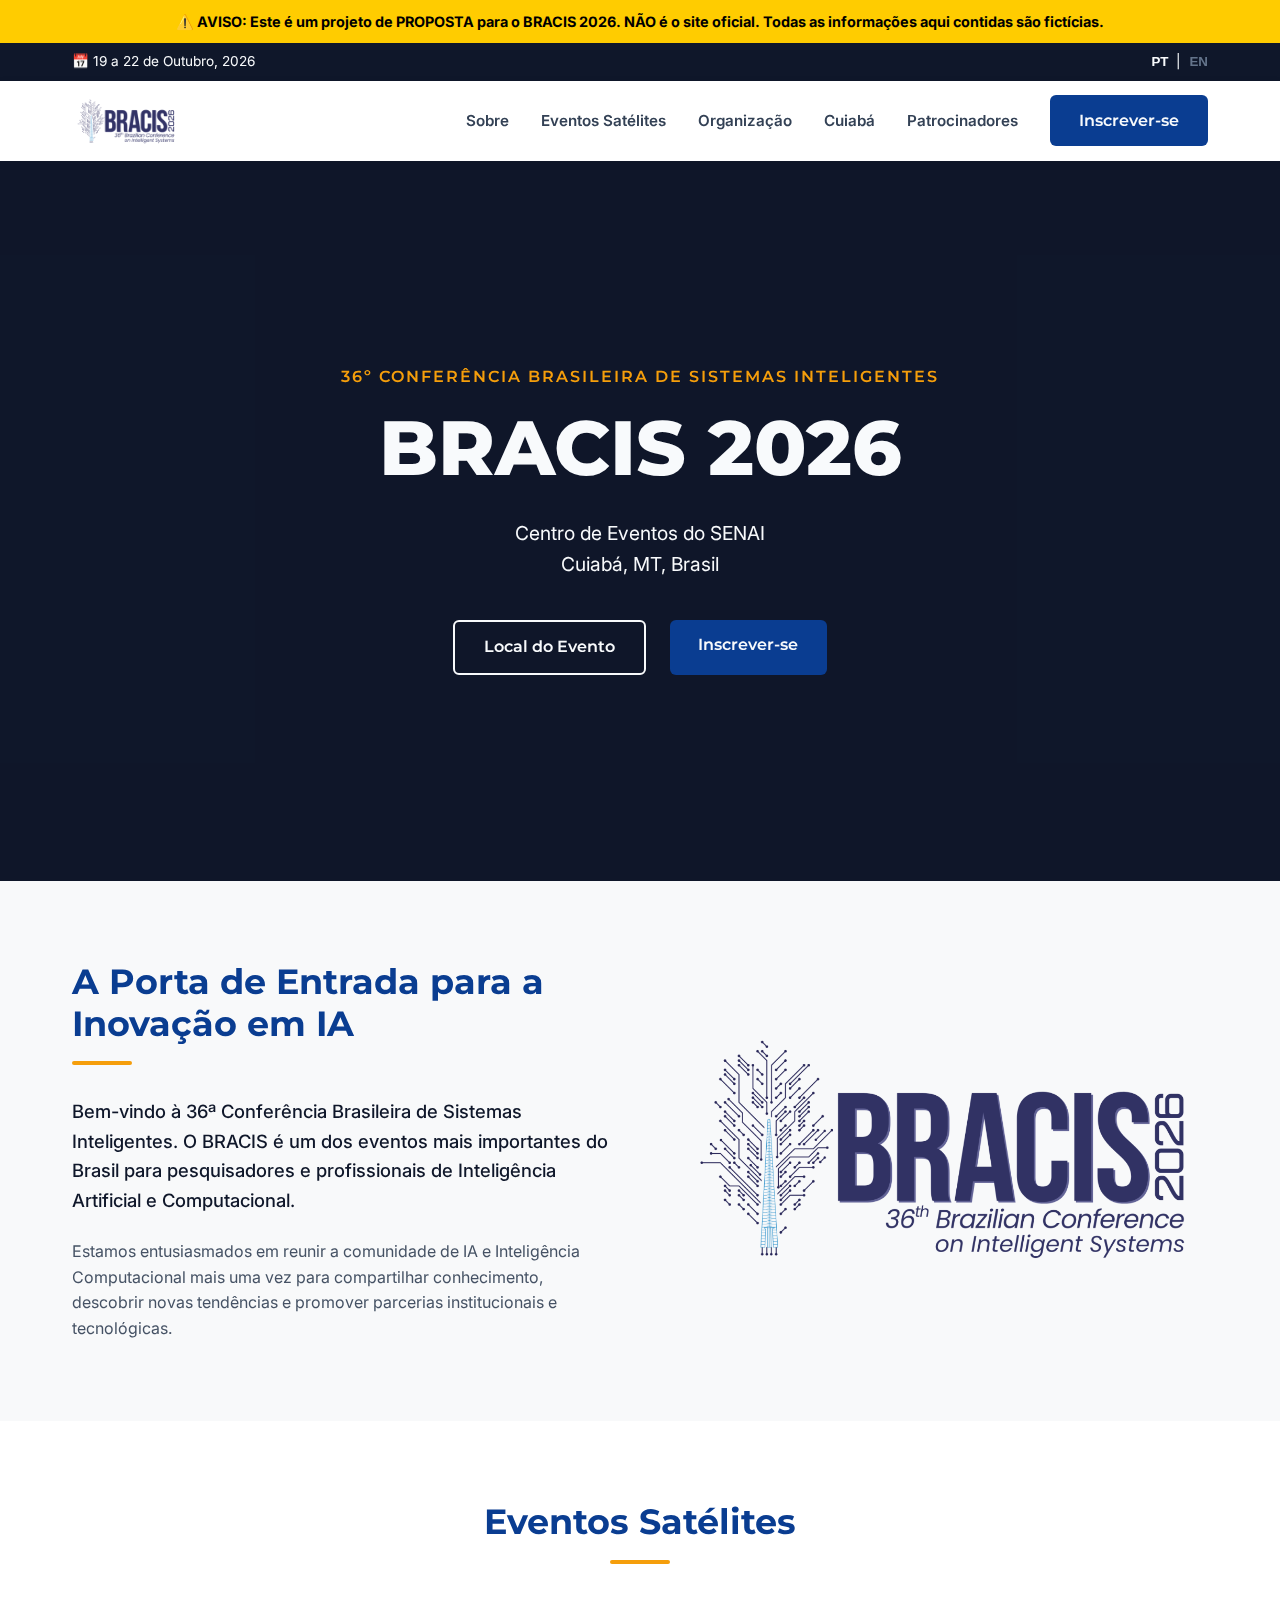
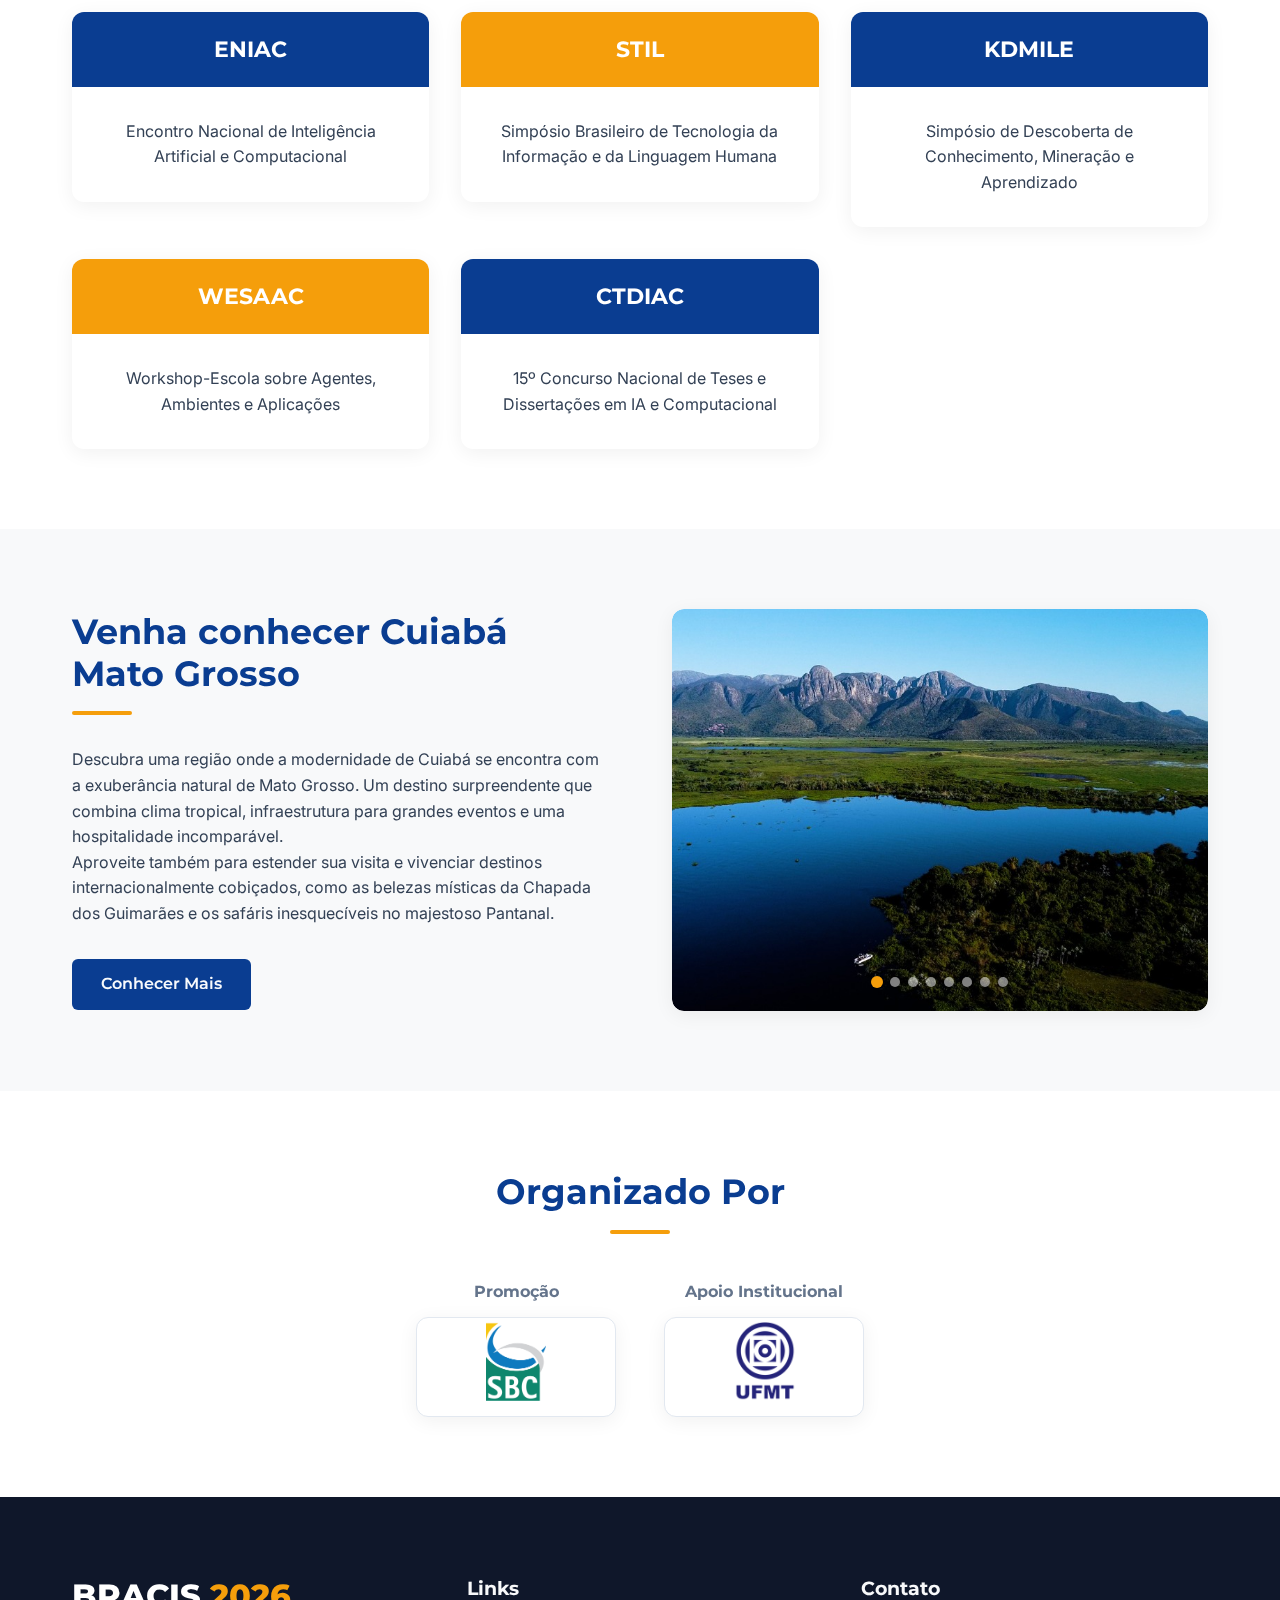
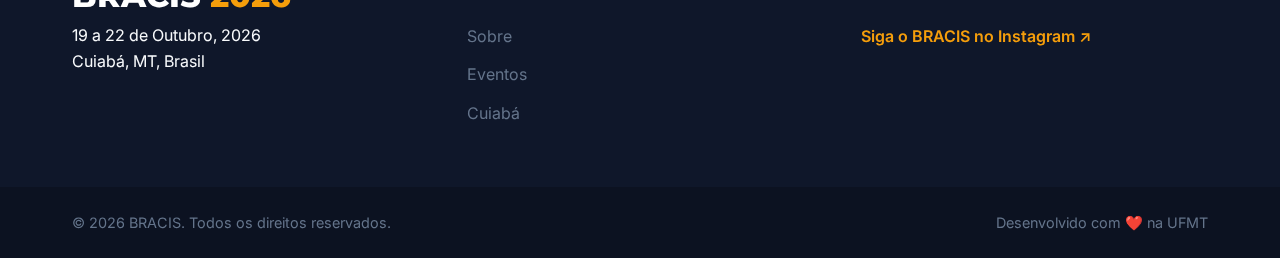
<file: index.html>
<!DOCTYPE html>
<html lang="pt-BR">

<head>
    <meta charset="UTF-8">
    <meta name="viewport" content="width=device-width, initial-scale=1.0">
    <title>BRACIS 2026 | 36th Brazilian Conference on Intelligent Systems</title>
    <meta name="description"
        content="BRACIS 2026 - The 36th Brazilian Conference on Intelligent Systems. Cuiabá, MT, Brasil | Outubro 19-22, 2026.">

    <!-- Google Fonts: Inter and Montserrat -->
    <link rel="preconnect" href="https://fonts.googleapis.com">
    <link rel="preconnect" href="https://fonts.gstatic.com" crossorigin>
    <link
        href="https://fonts.googleapis.com/css2?family=Inter:wght@400;500;600&family=Montserrat:wght@500;600;700;800&display=swap"
        rel="stylesheet">

    <link rel="stylesheet" href="css/style.css">
</head>

<body>
    <!-- Disclaimer Banner -->
    <div style="background-color: #ffcc00; color: #000; text-align: center; padding: 10px; font-weight: bold; font-size: 0.9rem; z-index: 9999; position: relative;">
        ⚠️ AVISO: Este é um projeto de PROPOSTA para o BRACIS 2026. NÃO é o site oficial. Todas as informações aqui contidas são fictícias.
    </div>
    <!-- Top Bar (Optional small info bar like CSBC) -->
    <div class="top-bar">
        <div class="container top-bar-inner">
            <span>📅 19 a 22 de Outubro, 2026</span>
            <div class="lang-switch">
                <button class="lang-btn active" data-lang="pt">PT</button>
                <span>|</span>
                <button class="lang-btn" data-lang="en">EN</button>
            </div>
        </div>
    </div>

    <!-- Navigation -->
    <nav class="main-nav" id="navbar">
        <div class="container nav-container">
            <a href="#" class="logo"><img src="assets/images/bracis_logo.png" alt="BRACIS 2026"></a>
            <button class="mobile-menu-btn" id="mobile-menu-btn" aria-label="Menu">☰</button>
            <ul class="nav-links" id="nav-links">
                <li><a href="#about" data-i18n="nav.about">Sobre</a></li>
                <li><a href="#colocated" data-i18n="nav.colocated">Eventos Satélites</a></li>
                <li><a href="organizacao.html" data-i18n="nav.organization">Organização</a></li>
                <li><a href="#location" data-i18n="nav.location">Cuiabá</a></li>
                <li><a href="#sponsors" data-i18n="nav.sponsors">Patrocinadores</a></li>
                <li><a href="inscricoes.html" class="btn-primary" data-i18n="nav.register">Inscrever-se</a></li>
            </ul>
        </div>
    </nav>

    <!-- Hero Section -->
    <header class="hero" id="home">
        <!-- Background Video -->
        <video class="hero-video" autoplay loop muted playsinline>
            <source src="assets/videos/hero_bg_video.mp4" type="video/mp4">
        </video>

        <div class="hero-overlay"></div>
        <div class="container hero-content">
            <h2 class="hero-subtitle" data-i18n="hero.subtitle">36º Conferência Brasileira de Sistemas Inteligentes</h2>
            <h1 class="hero-title">BRACIS 2026</h1>
            <p class="hero-location" data-i18n="hero.location">Centro de Eventos do SENAI<br>Cuiabá, MT, Brasil</p>
            <div class="hero-actions">
                <a href="local_evento.html" class="btn-secondary" data-i18n="hero.local">Local do Evento</a>
                <a href="inscricoes.html" class="btn-primary" data-i18n="nav.register">Inscrever-se</a>
            </div>
        </div>
    </header>

    <!-- About Section without Video Background -->
    <section class="section bg-light-gray" id="about">
        <div class="container">
            <div class="grid-2-col" style="align-items: center;">
                <div class="text-block">
                    <h2 class="section-title" data-i18n="about.title">A Porta de Entrada para a Inovação em IA</h2>
                    <div class="title-underline"></div>
                    <p class="lead-text" data-i18n="about.p1" style="margin-bottom: 1.5rem;">Bem-vindo à 36ª
                        Conferência Brasileira de Sistemas Inteligentes. O
                        BRACIS é um dos eventos mais importantes do Brasil para pesquisadores e profissionais de
                        Inteligência
                        Artificial e Computacional.</p>
                    <p style="opacity: 0.9;" data-i18n="about.p2">Estamos entusiasmados em
                        reunir a comunidade de IA e Inteligência Computacional mais uma vez para compartilhar
                        conhecimento,
                        descobrir novas tendências e promover parcerias institucionais e tecnológicas.</p>
                </div>
                <div class="image-block" style="text-align: center;">
                    <img src="assets/images/bracis_logo.png" alt="BRACIS 2026 Logo"
                        style="max-width: 100%; height: auto; mix-blend-mode: multiply;">
                </div>
            </div>
        </div>
    </section>

    <!-- Co-located Events Section -->
    <section class="section" id="colocated">
        <div class="container">
            <h2 class="section-title text-center" data-i18n="events.title">Eventos Satélites</h2>
            <div class="title-underline center"></div>

            <div class="cards-grid">
                <a href="eniac.html" class="card-link" style="text-decoration: none; color: inherit;">
                    <div class="card card-shadow hover-lift">
                        <div class="card-header bg-blue">
                            <h3>ENIAC</h3>
                        </div>
                        <div class="card-body">
                            <p data-i18n="events.eniac">Encontro Nacional de Inteligência Artificial e Computacional</p>
                        </div>
                    </div>
                </a>
                <a href="stil.html" class="card-link" style="text-decoration: none; color: inherit;">
                    <div class="card card-shadow hover-lift">
                        <div class="card-header bg-amber">
                            <h3>STIL</h3>
                        </div>
                        <div class="card-body">
                            <p data-i18n="events.stil">Simpósio Brasileiro de Tecnologia da Informação e da Linguagem
                                Humana</p>
                        </div>
                    </div>
                </a>
                <a href="kdmile.html" class="card-link" style="text-decoration: none; color: inherit;">
                    <div class="card card-shadow hover-lift">
                        <div class="card-header bg-blue">
                            <h3>KDMILE</h3>
                        </div>
                        <div class="card-body">
                            <p data-i18n="events.kdmile">Simpósio de Descoberta de Conhecimento, Mineração e Aprendizado
                            </p>
                        </div>
                    </div>
                </a>
                <a href="wesaac.html" class="card-link" style="text-decoration: none; color: inherit;">
                    <div class="card card-shadow hover-lift">
                        <div class="card-header bg-amber">
                            <h3>WESAAC</h3>
                        </div>
                        <div class="card-body">
                            <p data-i18n="events.wesaac">Workshop-Escola sobre Agentes, Ambientes e Aplicações</p>
                        </div>
                    </div>
                </a>
                <a href="ctdiac.html" class="card-link" style="text-decoration: none; color: inherit;">
                    <div class="card card-shadow hover-lift">
                        <div class="card-header bg-blue">
                            <h3>CTDIAC</h3>
                        </div>
                        <div class="card-body">
                            <p data-i18n="events.ctdiac">15º Concurso Nacional de Teses e Dissertações em IA e
                                Computacional</p>
                        </div>
                    </div>
                </a>
            </div>
        </div>
    </section>

    <!-- Location Section with simple slider -->
    <section class="section bg-light-gray" id="location">
        <div class="container">
            <div class="grid-2-col reverse">
                <div class="image-block card-shadow slider-wrapper">
                    <img src="assets/images/carousel_1.jpg" alt="Belezas de Mato Grosso"
                        class="slider-img active rounded-img">
                    <img src="assets/images/carousel_2.jpg" alt="Belezas de Mato Grosso" class="slider-img rounded-img">
                    <img src="assets/images/carousel_3.jpg" alt="Belezas de Mato Grosso" class="slider-img rounded-img">
                    <img src="assets/images/carousel_4.jpg" alt="Belezas de Mato Grosso" class="slider-img rounded-img">
                    <img src="assets/images/carousel_5.jpg" alt="Cidade de Cuiabá" class="slider-img rounded-img">
                    <img src="assets/images/carousel_6.jpg" alt="Cidade de Cuiabá" class="slider-img rounded-img">
                    <img src="assets/images/carousel_7.jpg" alt="Cidade de Cuiabá" class="slider-img rounded-img">
                    <img src="assets/images/carousel_8.jpg" alt="Cidade de Cuiabá" class="slider-img rounded-img">
                    <div class="slider-nav">
                        <button class="slider-dot active"></button>
                        <button class="slider-dot"></button>
                        <button class="slider-dot"></button>
                        <button class="slider-dot"></button>
                        <button class="slider-dot"></button>
                        <button class="slider-dot"></button>
                        <button class="slider-dot"></button>
                        <button class="slider-dot"></button>
                    </div>
                </div>
                <div class="text-block">
                    <h2 class="section-title" data-i18n="location.title">Venha conhecer Cuiabá Mato Grosso</h2>
                    <div class="title-underline"></div>
                    <p data-i18n="location.p1">Descubra uma região onde a modernidade de Cuiabá se encontra com a
                        exuberância natural de Mato Grosso. Um destino surpreendente que combina clima tropical,
                        infraestrutura para grandes eventos e uma hospitalidade incomparável.</p>
                    <p data-i18n="location.p2">Aproveite também para estender sua visita e vivenciar destinos
                        internacionalmente cobiçados, como as belezas místicas da Chapada dos Guimarães e os safáris
                        inesquecíveis no majestoso Pantanal.</p>

                    <a href="tourism.html" class="btn btn-primary" style="margin-top: 2rem; display: inline-block;"
                        data-i18n="location.btn">Conhecer Mais</a>
                </div>
            </div>
        </div>
    </section>

    <!-- Organizers -->
    <section class="section" id="sponsors">
        <div class="container text-center">
            <h2 class="section-title" data-i18n="sponsors.title">Organizado Por</h2>
            <div class="title-underline center"></div>

            <div class="sponsors-grid">
                <div class="sponsor-item">
                    <h4 data-i18n="sponsors.promo">Promoção</h4>
                    <div class="sponsor-box card-shadow" style="padding: 1rem; background: white;">
                        <a href="https://www.sbc.org.br/" target="_blank" rel="noopener noreferrer">
                            <img src="assets/images/logo_sbc.png" alt="SBC Logo"
                                style="max-height: 80px; width: auto; mix-blend-mode: multiply;">
                        </a>
                    </div>
                </div>
                <div class="sponsor-item">
                    <h4 data-i18n="sponsors.support2">Apoio Institucional</h4>
                    <div class="sponsor-box card-shadow" style="padding: 1rem; background: white;">
                        <a href="https://www.ufmt.br/" target="_blank" rel="noopener noreferrer">
                            <img src="assets/images/logo_ufmt.png" alt="UFMT Logo"
                                style="max-height: 80px; width: auto; mix-blend-mode: multiply;">
                        </a>
                    </div>
                </div>
            </div>
        </div>
    </section>

    <!-- Institutional Footer -->
    <footer class="main-footer">
        <div class="container">
            <div class="footer-grid">
                <div class="footer-col">
                    <h3 class="footer-logo">BRACIS <span>2026</span></h3>
                    <p data-i18n="footer.date">19 a 22 de Outubro, 2026</p>
                    <p>Cuiabá, MT, Brasil</p>
                </div>
                <div class="footer-col">
                    <h4>Links</h4>
                    <ul>
                        <li><a href="#about" data-i18n="nav.about">Sobre</a></li>
                        <li><a href="#colocated" data-i18n="nav.colocated">Eventos</a></li>
                        <li><a href="#location" data-i18n="nav.location">Cuiabá</a></li>
                    </ul>
                </div>
                <div class="footer-col">
                    <h4>Contato</h4>
                    <a href="https://instagram.com/bracis" target="_blank" class="instagram-link"
                        data-i18n="footer.instagram">Siga o BRACIS no Instagram ↗</a>
                </div>
            </div>
        </div>
        <div class="footer-bottom">
            <div class="container">
                <p data-i18n="footer.rights">&copy; 2026 BRACIS. Todos os direitos reservados.</p>
                <p data-i18n="footer.dev">Desenvolvido com ❤️ na UFMT</p>
            </div>
        </div>
    </footer>



    <!-- Scripts -->
    <script src="js/main.js?v=2"></script>
</body>

</html>
</file>
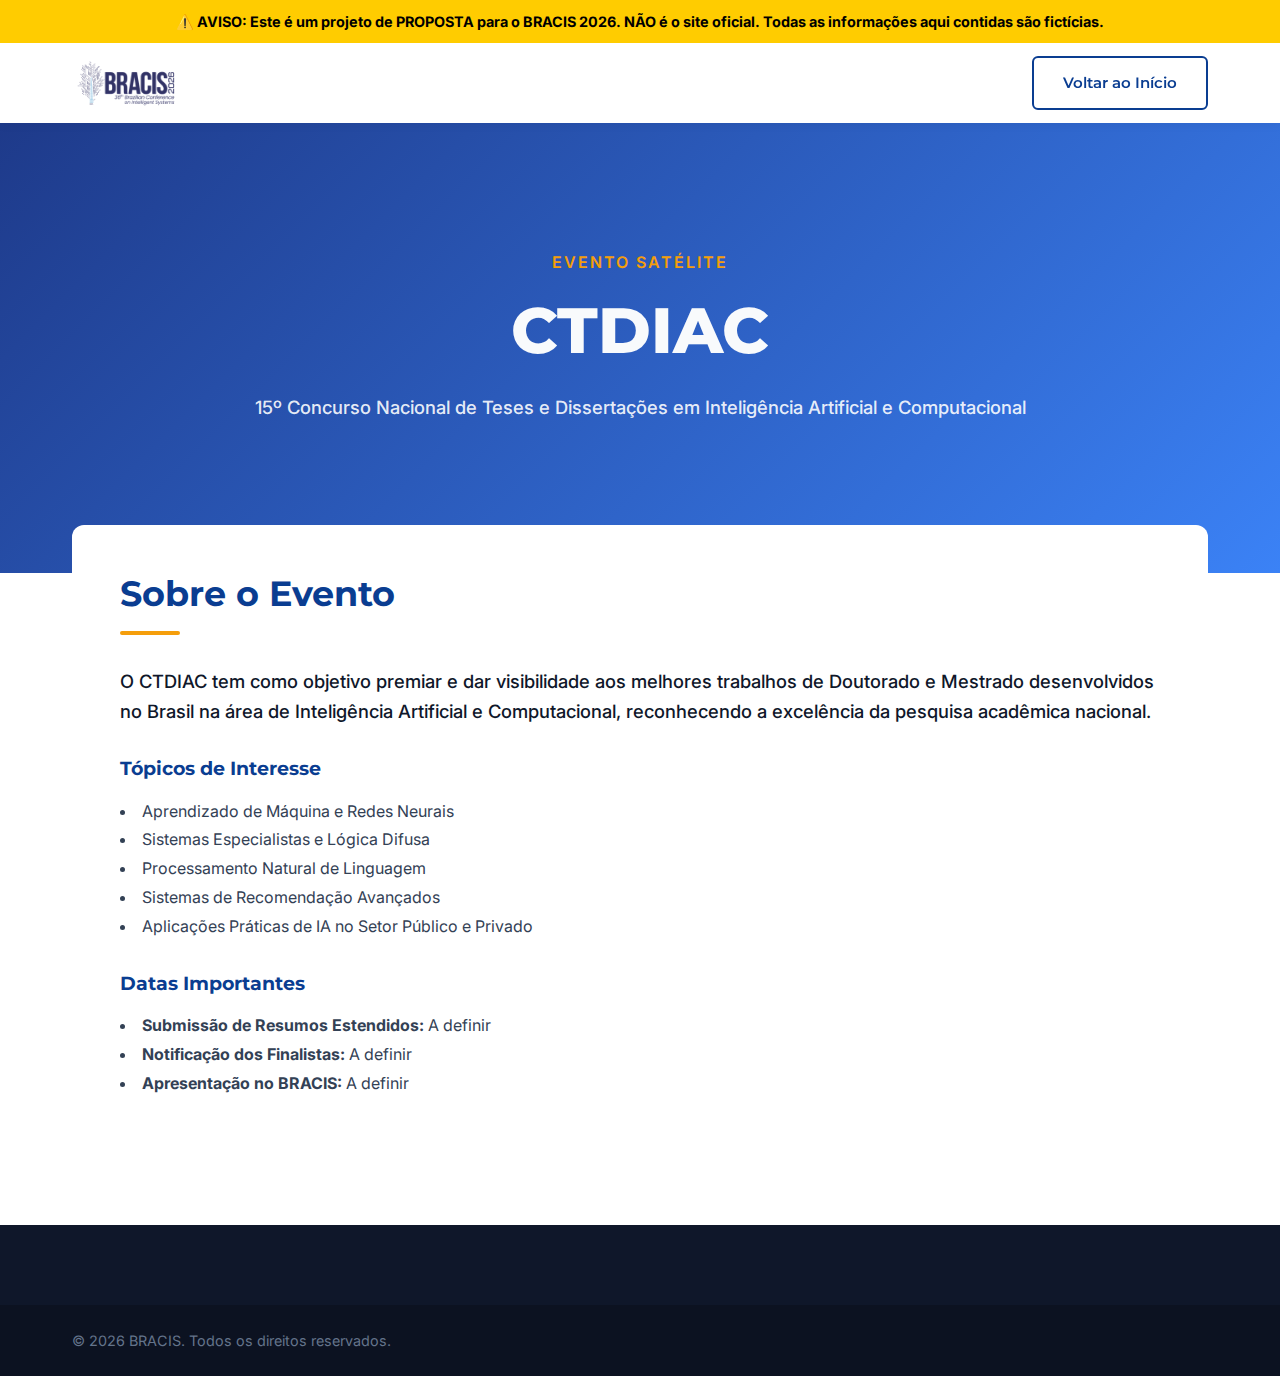
<file: ctdiac.html>
<!DOCTYPE html>
<html lang="pt-BR">

<head>
    <meta charset="UTF-8">
    <meta name="viewport" content="width=device-width, initial-scale=1.0">
    <title>CTDIAC | BRACIS 2026</title>

    <link rel="preconnect" href="https://fonts.googleapis.com">
    <link rel="preconnect" href="https://fonts.gstatic.com" crossorigin>
    <link
        href="https://fonts.googleapis.com/css2?family=Inter:wght@400;500;600&family=Montserrat:wght@600;700;800&display=swap"
        rel="stylesheet">
    <link rel="stylesheet" href="css/style.css">

    <style>
        .event-hero {
            background-color: var(--primary-blue);
            background-image: linear-gradient(135deg, #1e3a8a 0%, #3b82f6 100%);
            height: 50vh;
            display: flex;
            align-items: center;
            justify-content: center;
            text-align: center;
            position: relative;
            color: white;
        }

        .event-content {
            margin-top: -3rem;
            position: relative;
            z-index: 10;
            background: white;
            padding: 3rem;
            border-radius: var(--radius-default);
            box-shadow: var(--shadow-strong);
        }
    </style>
</head>

<body>
    <!-- Disclaimer Banner -->
    <div style="background-color: #ffcc00; color: #000; text-align: center; padding: 10px; font-weight: bold; font-size: 0.9rem; z-index: 9999; position: relative;">
        ⚠️ AVISO: Este é um projeto de PROPOSTA para o BRACIS 2026. NÃO é o site oficial. Todas as informações aqui contidas são fictícias.
    </div>
    <nav class="main-nav" id="navbar" style="background: rgba(255,255,255,0.95);">
        <div class="container nav-container">
            <a href="index.html" class="logo"><img src="assets/images/bracis_logo.png" alt="BRACIS 2026"></a>
            <ul class="nav-links">
                <li><a href="index.html" class="btn btn-secondary"
                        style="color: var(--primary-blue) !important; border-color: var(--primary-blue);">Voltar ao
                        Início</a></li>
            </ul>
        </div>
    </nav>

    <header class="event-hero">
        <div class="container">
            <p class="hero-subtitle" style="color: var(--accent-amber); font-weight: 600;">Evento Satélite</p>
            <h1 class="hero-title" style="font-size: 4rem;">CTDIAC</h1>
            <p class="lead-text" style="color: rgba(255,255,255,0.9);">15º Concurso Nacional de Teses e Dissertações em
                Inteligência Artificial e Computacional</p>
        </div>
    </header>

    <section class="section bg-light" style="padding-top: 0;">
        <div class="container">
            <div class="event-content">
                <h2 class="section-title">Sobre o Evento</h2>
                <div class="title-underline"></div>
                <p class="lead-text">O CTDIAC tem como objetivo premiar e dar visibilidade aos melhores trabalhos de
                    Doutorado e Mestrado desenvolvidos no Brasil na área de Inteligência Artificial e Computacional,
                    reconhecendo a excelência da pesquisa acadêmica nacional.</p>

                <h3 style="margin-top: 2rem; color: var(--primary-blue);">Tópicos de Interesse</h3>
                <ul style="margin-top: 1rem; line-height: 1.8; list-style-position: inside;">
                    <li>Aprendizado de Máquina e Redes Neurais</li>
                    <li>Sistemas Especialistas e Lógica Difusa</li>
                    <li>Processamento Natural de Linguagem</li>
                    <li>Sistemas de Recomendação Avançados</li>
                    <li>Aplicações Práticas de IA no Setor Público e Privado</li>
                </ul>

                <h3 style="margin-top: 2rem; color: var(--primary-blue);">Datas Importantes</h3>
                <ul style="margin-top: 1rem; line-height: 1.8; list-style-position: inside;">
                    <li><strong>Submissão de Resumos Estendidos:</strong> A definir</li>
                    <li><strong>Notificação dos Finalistas:</strong> A definir</li>
                    <li><strong>Apresentação no BRACIS:</strong> A definir</li>
                </ul>
            </div>
        </div>
    </section>

    <footer class="main-footer">
        <div class="footer-bottom">
            <div class="container">
                <p>&copy; 2026 BRACIS. Todos os direitos reservados.</p>
            </div>
        </div>
    </footer>
</body>

</html>
</file>
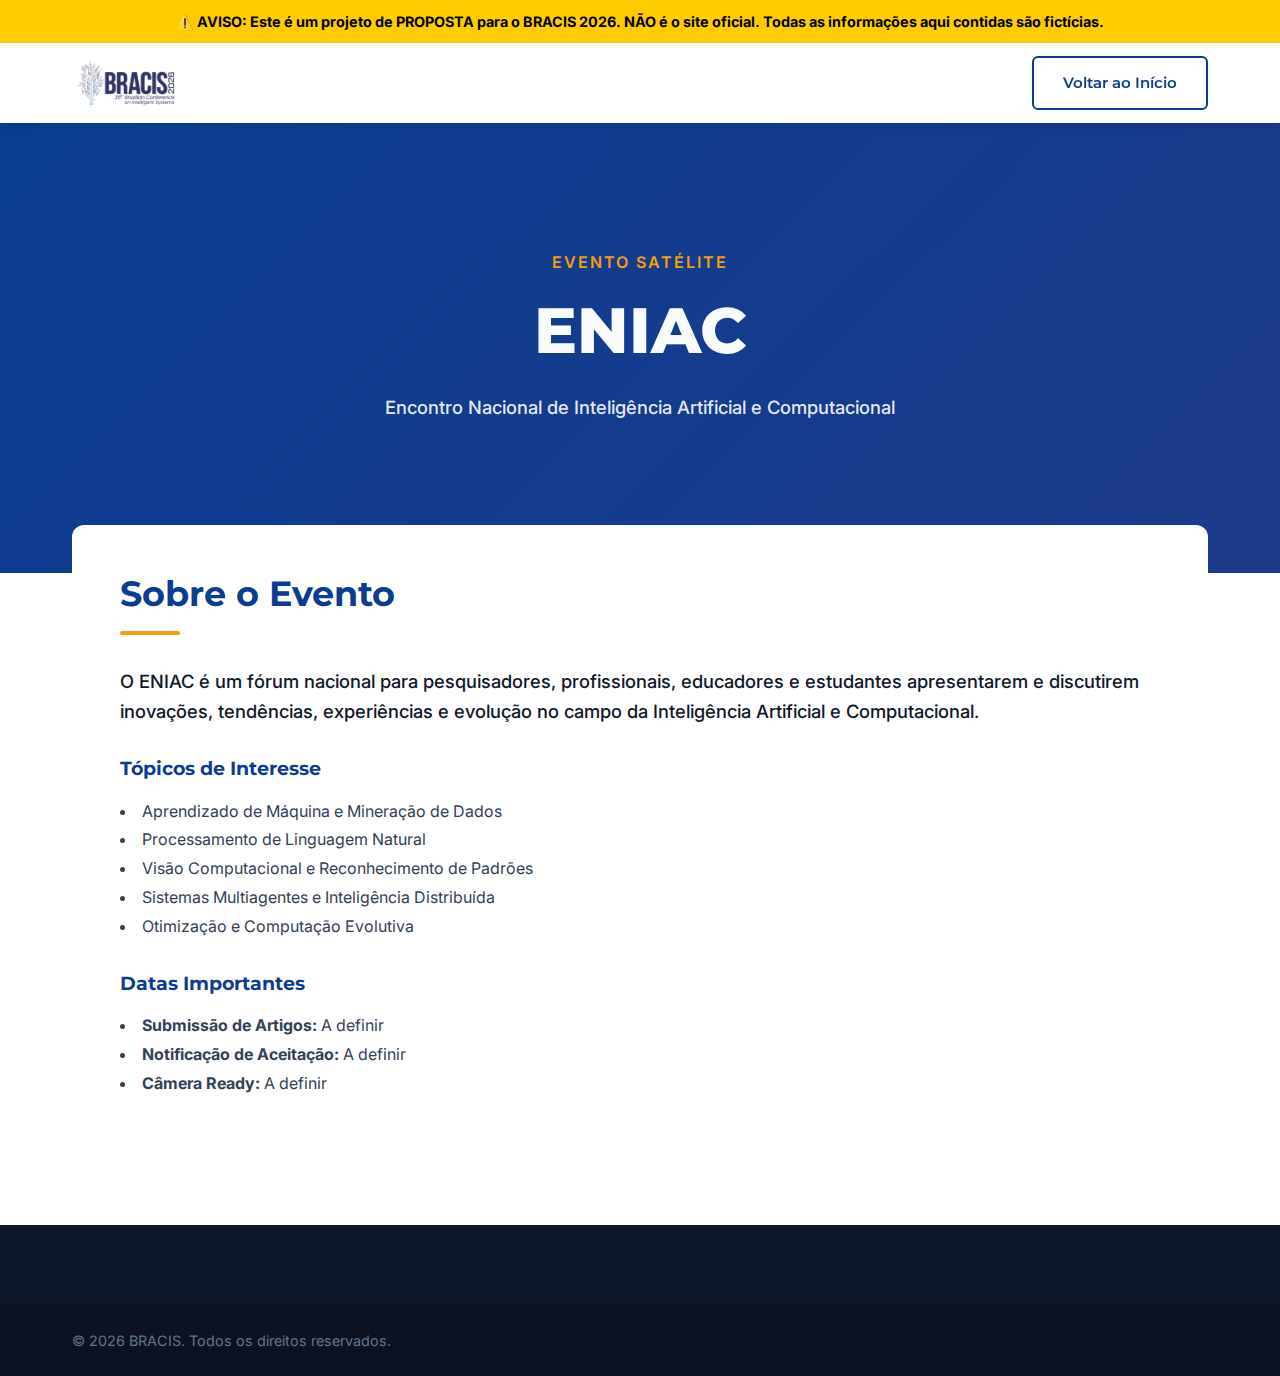
<file: eniac.html>
<!DOCTYPE html>
<html lang="pt-BR">

<head>
    <meta charset="UTF-8">
    <meta name="viewport" content="width=device-width, initial-scale=1.0">
    <title>ENIAC | BRACIS 2026</title>

    <link rel="preconnect" href="https://fonts.googleapis.com">
    <link rel="preconnect" href="https://fonts.gstatic.com" crossorigin>
    <link
        href="https://fonts.googleapis.com/css2?family=Inter:wght@400;500;600&family=Montserrat:wght@600;700;800&display=swap"
        rel="stylesheet">
    <link rel="stylesheet" href="css/style.css">

    <style>
        .event-hero {
            background-color: var(--primary-blue);
            background-image: linear-gradient(135deg, var(--primary-blue) 0%, #1e3a8a 100%);
            height: 50vh;
            display: flex;
            align-items: center;
            justify-content: center;
            text-align: center;
            position: relative;
            color: white;
        }

        .event-content {
            margin-top: -3rem;
            position: relative;
            z-index: 10;
            background: white;
            padding: 3rem;
            border-radius: var(--radius-default);
            box-shadow: var(--shadow-strong);
        }
    </style>
</head>

<body>
    <!-- Disclaimer Banner -->
    <div style="background-color: #ffcc00; color: #000; text-align: center; padding: 10px; font-weight: bold; font-size: 0.9rem; z-index: 9999; position: relative;">
        ⚠️ AVISO: Este é um projeto de PROPOSTA para o BRACIS 2026. NÃO é o site oficial. Todas as informações aqui contidas são fictícias.
    </div>
    <nav class="main-nav" id="navbar">
        <div class="container nav-container">
            <a href="index.html" class="logo"><img src="assets/images/bracis_logo.png" alt="BRACIS 2026"></a>
            <ul class="nav-links">
                <li><a href="index.html" class="btn btn-secondary"
                        style="color: var(--primary-blue) !important; border-color: var(--primary-blue);">Voltar ao
                        Início</a></li>
            </ul>
        </div>
    </nav>

    <header class="event-hero">
        <div class="container">
            <p class="hero-subtitle" style="color: var(--accent-amber);">Evento Satélite</p>
            <h1 class="hero-title" style="font-size: 4rem;">ENIAC</h1>
            <p class="lead-text" style="color: rgba(255,255,255,0.9);">Encontro Nacional de Inteligência Artificial e
                Computacional</p>
        </div>
    </header>

    <section class="section bg-light" style="padding-top: 0;">
        <div class="container">
            <div class="event-content">
                <h2 class="section-title">Sobre o Evento</h2>
                <div class="title-underline"></div>
                <p class="lead-text">O ENIAC é um fórum nacional para pesquisadores, profissionais, educadores e
                    estudantes apresentarem e discutirem inovações, tendências, experiências e evolução no campo da
                    Inteligência Artificial e Computacional.</p>

                <h3 style="margin-top: 2rem; color: var(--primary-blue);">Tópicos de Interesse</h3>
                <ul style="margin-top: 1rem; line-height: 1.8; list-style-position: inside;">
                    <li>Aprendizado de Máquina e Mineração de Dados</li>
                    <li>Processamento de Linguagem Natural</li>
                    <li>Visão Computacional e Reconhecimento de Padrões</li>
                    <li>Sistemas Multiagentes e Inteligência Distribuída</li>
                    <li>Otimização e Computação Evolutiva</li>
                </ul>

                <h3 style="margin-top: 2rem; color: var(--primary-blue);">Datas Importantes</h3>
                <ul style="margin-top: 1rem; line-height: 1.8; list-style-position: inside;">
                    <li><strong>Submissão de Artigos:</strong> A definir</li>
                    <li><strong>Notificação de Aceitação:</strong> A definir</li>
                    <li><strong>Câmera Ready:</strong> A definir</li>
                </ul>
            </div>
        </div>
    </section>

    <footer class="main-footer">
        <div class="footer-bottom">
            <div class="container">
                <p>&copy; 2026 BRACIS. Todos os direitos reservados.</p>
            </div>
        </div>
    </footer>
</body>

</html>
</file>
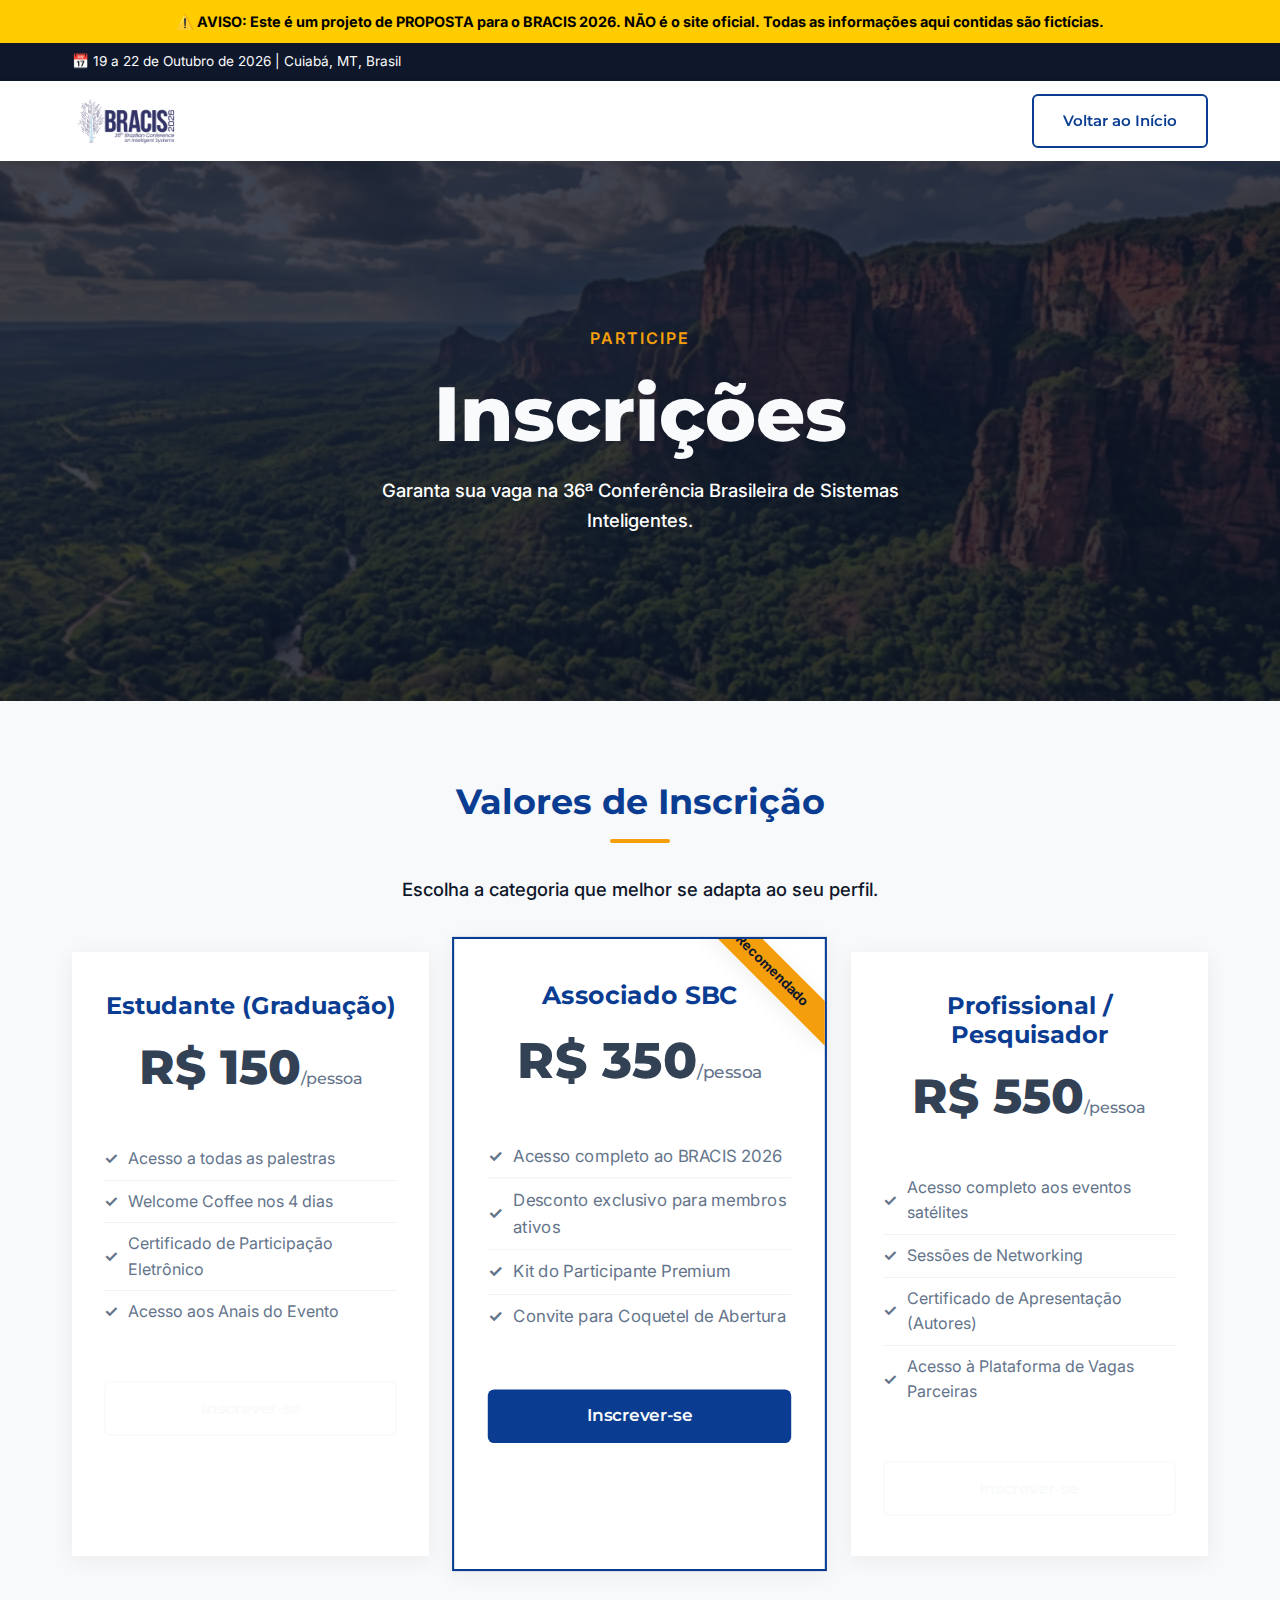
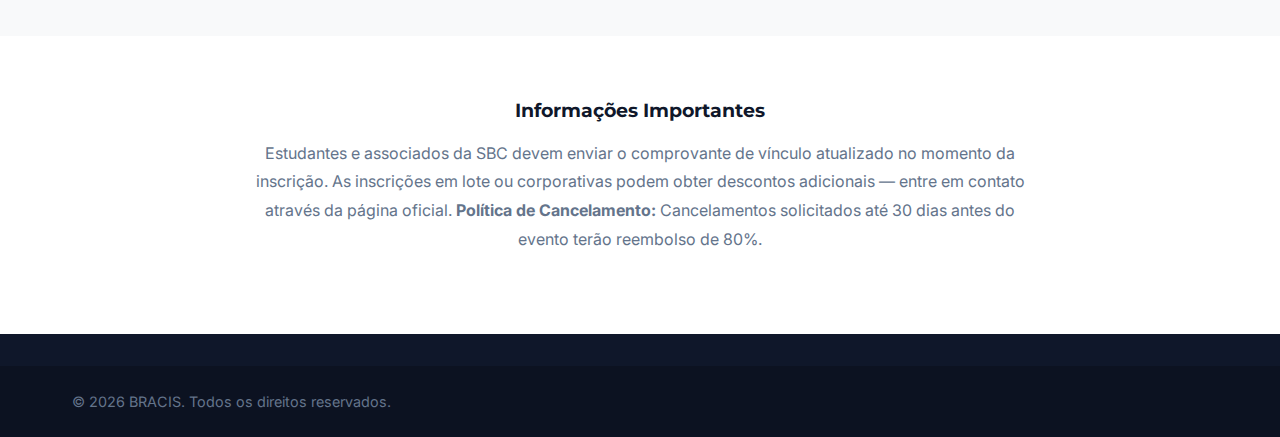
<file: inscricoes.html>
<!DOCTYPE html>
<html lang="pt-BR">

<head>
    <meta charset="UTF-8">
    <meta name="viewport" content="width=device-width, initial-scale=1.0">
    <title>Inscrições | BRACIS 2026</title>

    <!-- Google Fonts: Inter and Montserrat -->
    <link rel="preconnect" href="https://fonts.googleapis.com">
    <link rel="preconnect" href="https://fonts.gstatic.com" crossorigin>
    <link
        href="https://fonts.googleapis.com/css2?family=Inter:wght@400;500;600&family=Montserrat:wght@500;600;700;800&display=swap"
        rel="stylesheet">

    <link rel="stylesheet" href="css/style.css">

    <style>
        .reg-hero {
            background-color: var(--bg-dark);
            background-image: linear-gradient(rgba(15, 23, 42, 0.8), rgba(15, 23, 42, 0.8)), url('assets/images/mato_grosso_1.png');
            background-size: cover;
            background-position: center;
            height: 60vh;
            min-height: 400px;
            display: flex;
            align-items: center;
            justify-content: center;
            text-align: center;
            position: relative;
            color: white;
        }

        .pricing-section {
            padding: 5rem 0;
            background-color: var(--bg-light-gray);
        }

        .pricing-grid {
            display: grid;
            grid-template-columns: repeat(auto-fit, minmax(300px, 1fr));
            gap: 2rem;
            margin-top: 3rem;
        }

        .pricing-card {
            background: white;
            border-radius: var(--radius-large);
            padding: 2.5rem 2rem;
            text-align: center;
            box-shadow: var(--shadow-soft);
            transition: transform var(--transition-speed) ease;
            position: relative;
            overflow: hidden;
        }

        .pricing-card:hover {
            transform: translateY(-10px);
            box-shadow: var(--shadow-medium);
        }

        .pricing-card.highlight {
            border: 2px solid var(--primary-blue);
            transform: scale(1.05);
            z-index: 1;
        }

        .pricing-card.highlight:hover {
            transform: scale(1.05) translateY(-10px);
        }

        .popular-badge {
            position: absolute;
            top: 15px;
            right: -35px;
            background: var(--accent-amber);
            color: var(--bg-dark);
            font-weight: 700;
            font-size: 0.8rem;
            padding: 5px 40px;
            transform: rotate(45deg);
            box-shadow: var(--shadow-soft);
        }

        .pricing-title {
            font-size: 1.5rem;
            color: var(--primary-blue);
            margin-bottom: 0.5rem;
        }

        .pricing-price {
            font-size: 3rem;
            font-weight: 800;
            color: var(--text-dark);
            margin-bottom: 1rem;
            font-family: var(--font-heading);
        }

        .pricing-price span {
            font-size: 1rem;
            font-weight: 500;
            color: var(--text-muted);
        }

        .pricing-features {
            list-style: none;
            padding: 0;
            margin: 2rem 0;
            text-align: left;
        }

        .pricing-features li {
            padding: 0.5rem 0;
            color: var(--text-muted);
            border-bottom: 1px solid rgba(0, 0, 0, 0.05);
            display: flex;
            align-items: center;
            gap: 10px;
        }

        .pricing-features li::before {
            content: "✓";
            color: var(--accent-green);
            font-weight: bold;
        }

        .pricing-features li:last-child {
            border-bottom: none;
        }

        .info-section {
            padding: 4rem 0;
            background: white;
        }
    </style>
</head>

<body>
    <!-- Disclaimer Banner -->
    <div style="background-color: #ffcc00; color: #000; text-align: center; padding: 10px; font-weight: bold; font-size: 0.9rem; z-index: 9999; position: relative;">
        ⚠️ AVISO: Este é um projeto de PROPOSTA para o BRACIS 2026. NÃO é o site oficial. Todas as informações aqui contidas são fictícias.
    </div>
    <!-- Top Bar -->
    <div class="top-bar">
        <div class="container top-bar-inner">
            <span>📅 19 a 22 de Outubro de 2026 | Cuiabá, MT, Brasil</span>
        </div>
    </div>

    <!-- Navigation -->
    <nav class="main-nav" id="navbar">
        <div class="container nav-container">
            <a href="index.html" class="logo"><img src="assets/images/bracis_logo.png" alt="BRACIS 2026"></a>
            <ul class="nav-links" id="nav-links">
                <li><a href="index.html" class="btn btn-secondary"
                        style="color: var(--primary-blue) !important; border-color: var(--primary-blue);">Voltar ao
                        Início</a></li>
            </ul>
        </div>
    </nav>

    <!-- Hero Section -->
    <header class="reg-hero">
        <div class="container hero-content" style="z-index: 2;">
            <p class="hero-subtitle" style="color: var(--accent-amber);">Participe</p>
            <h1 class="hero-title" style="margin-bottom: 1rem;">Inscrições</h1>
            <p class="lead-text" style="color: white; max-width: 600px; margin: 0 auto;">Garanta sua vaga na 36ª
                Conferência Brasileira de Sistemas Inteligentes.</p>
        </div>
    </header>

    <!-- Pricing Section -->
    <section class="pricing-section">
        <div class="container">
            <div class="text-center">
                <h2 class="section-title">Valores de Inscrição</h2>
                <div class="title-underline center"></div>
                <p class="lead-text">Escolha a categoria que melhor se adapta ao seu perfil.</p>
            </div>

            <div class="pricing-grid">
                <!-- Estudante de Graduação -->
                <div class="pricing-card">
                    <h3 class="pricing-title">Estudante (Graduação)</h3>
                    <div class="pricing-price">R$ 150<span>/pessoa</span></div>
                    <ul class="pricing-features">
                        <li>Acesso a todas as palestras</li>
                        <li>Welcome Coffee nos 4 dias</li>
                        <li>Certificado de Participação Eletrônico</li>
                        <li>Acesso aos Anais do Evento</li>
                    </ul>
                    <a href="#" class="btn btn-secondary" style="width: 100%; margin-top: 1rem;">Inscrever-se</a>
                </div>

                <!-- Associado SBC -->
                <div class="pricing-card highlight">
                    <div class="popular-badge">Recomendado</div>
                    <h3 class="pricing-title">Associado SBC</h3>
                    <div class="pricing-price">R$ 350<span>/pessoa</span></div>
                    <ul class="pricing-features">
                        <li>Acesso completo ao BRACIS 2026</li>
                        <li>Desconto exclusivo para membros ativos</li>
                        <li>Kit do Participante Premium</li>
                        <li>Convite para Coquetel de Abertura</li>
                    </ul>
                    <a href="#" class="btn btn-primary" style="width: 100%; margin-top: 1rem;">Inscrever-se</a>
                </div>

                <!-- Profissional Não-Sócio -->
                <div class="pricing-card">
                    <h3 class="pricing-title">Profissional / Pesquisador</h3>
                    <div class="pricing-price">R$ 550<span>/pessoa</span></div>
                    <ul class="pricing-features">
                        <li>Acesso completo aos eventos satélites</li>
                        <li>Sessões de Networking</li>
                        <li>Certificado de Apresentação (Autores)</li>
                        <li>Acesso à Plataforma de Vagas Parceiras</li>
                    </ul>
                    <a href="#" class="btn btn-secondary" style="width: 100%; margin-top: 1rem;">Inscrever-se</a>
                </div>
            </div>
        </div>
    </section>

    <!-- Extra Info Section -->
    <section class="info-section">
        <div class="container text-center">
            <h3>Informações Importantes</h3>
            <p style="max-width: 800px; margin: 1rem auto; color: var(--text-muted); line-height: 1.8;">
                Estudantes e associados da SBC devem enviar o comprovante de vínculo atualizado no momento da inscrição.
                As inscrições em lote ou corporativas podem obter descontos adicionais — entre em contato através da
                página oficial.
                <strong>Política de Cancelamento:</strong> Cancelamentos solicitados até 30 dias antes do evento terão
                reembolso de 80%.
            </p>
        </div>
    </section>

    <!-- Footer -->
    <footer class="main-footer" style="padding-top: 2rem;">
        <div class="footer-bottom">
            <div class="container">
                <p>&copy; 2026 BRACIS. Todos os direitos reservados.</p>
            </div>
        </div>
    </footer>

</body>

</html>
</file>
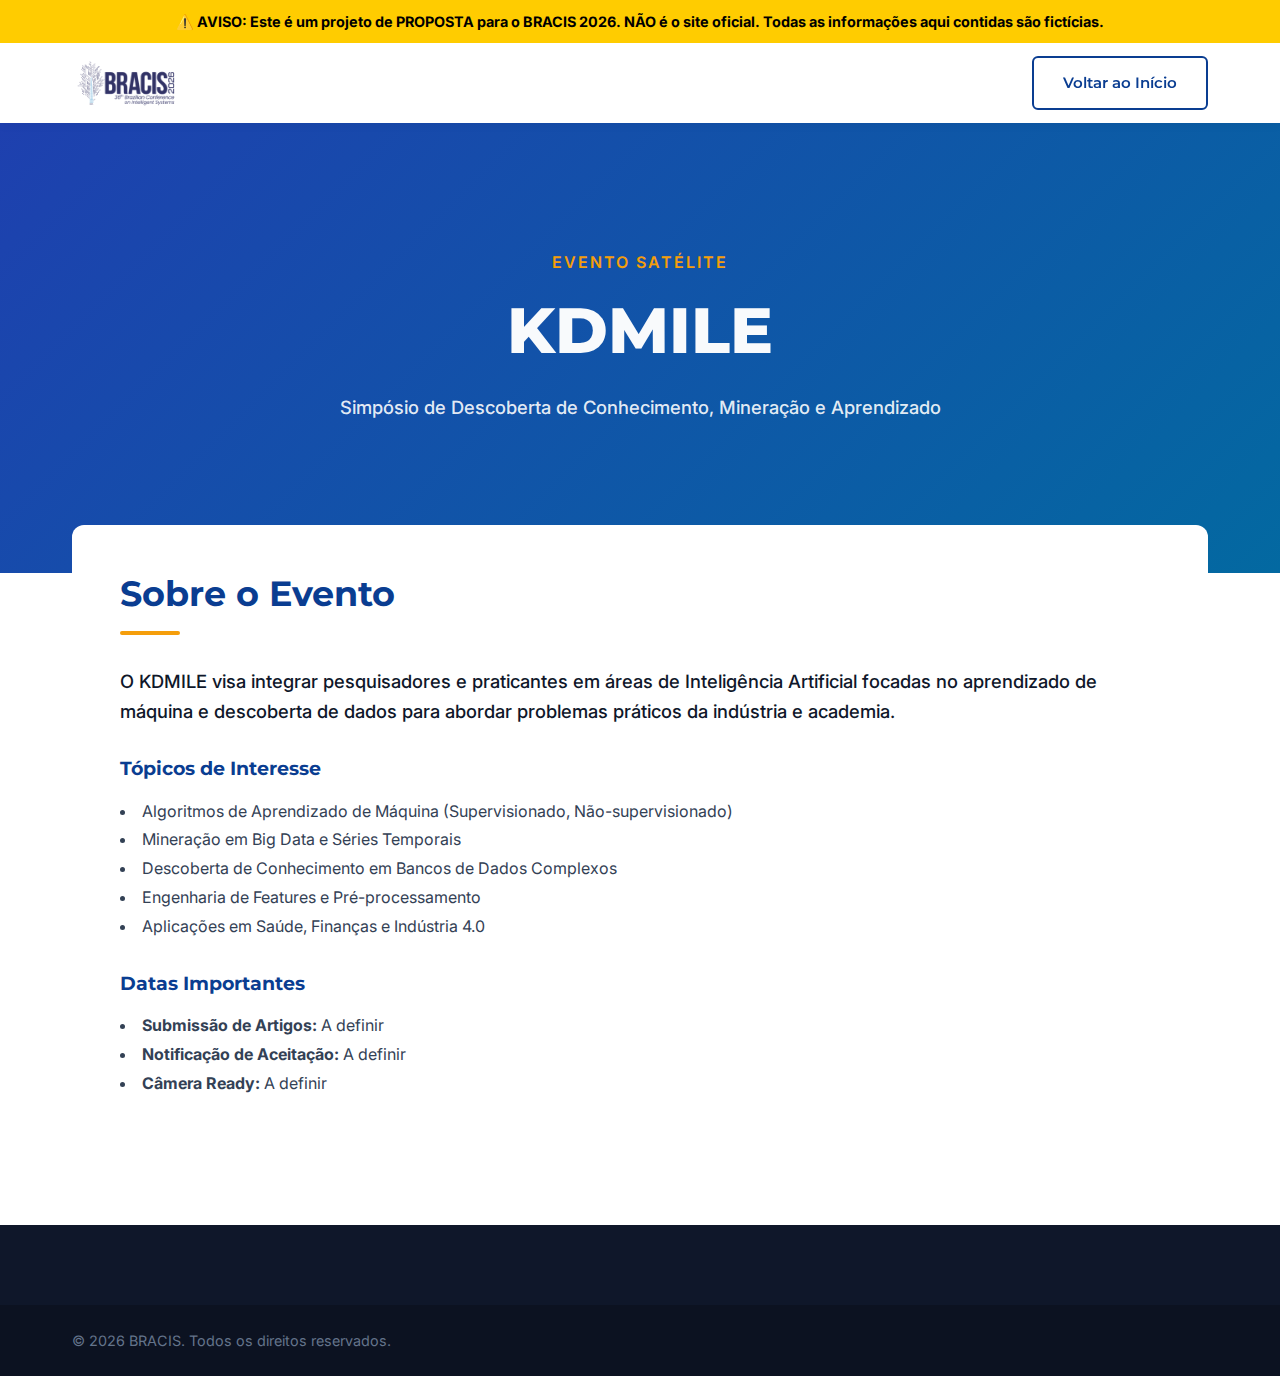
<file: kdmile.html>
<!DOCTYPE html>
<html lang="pt-BR">

<head>
    <meta charset="UTF-8">
    <meta name="viewport" content="width=device-width, initial-scale=1.0">
    <title>KDMILE | BRACIS 2026</title>

    <link rel="preconnect" href="https://fonts.googleapis.com">
    <link rel="preconnect" href="https://fonts.gstatic.com" crossorigin>
    <link
        href="https://fonts.googleapis.com/css2?family=Inter:wght@400;500;600&family=Montserrat:wght@600;700;800&display=swap"
        rel="stylesheet">
    <link rel="stylesheet" href="css/style.css">

    <style>
        .event-hero {
            background-color: var(--primary-blue);
            background-image: linear-gradient(135deg, #1e40af 0%, #0369a1 100%);
            height: 50vh;
            display: flex;
            align-items: center;
            justify-content: center;
            text-align: center;
            position: relative;
            color: white;
        }

        .event-content {
            margin-top: -3rem;
            position: relative;
            z-index: 10;
            background: white;
            padding: 3rem;
            border-radius: var(--radius-default);
            box-shadow: var(--shadow-strong);
        }
    </style>
</head>

<body>
    <!-- Disclaimer Banner -->
    <div style="background-color: #ffcc00; color: #000; text-align: center; padding: 10px; font-weight: bold; font-size: 0.9rem; z-index: 9999; position: relative;">
        ⚠️ AVISO: Este é um projeto de PROPOSTA para o BRACIS 2026. NÃO é o site oficial. Todas as informações aqui contidas são fictícias.
    </div>
    <nav class="main-nav" id="navbar" style="background: rgba(255,255,255,0.95);">
        <div class="container nav-container">
            <a href="index.html" class="logo"><img src="assets/images/bracis_logo.png" alt="BRACIS 2026"></a>
            <ul class="nav-links">
                <li><a href="index.html" class="btn btn-secondary"
                        style="color: var(--primary-blue) !important; border-color: var(--primary-blue);">Voltar ao
                        Início</a></li>
            </ul>
        </div>
    </nav>

    <header class="event-hero">
        <div class="container">
            <p class="hero-subtitle" style="color: var(--accent-amber); font-weight: 600;">Evento Satélite</p>
            <h1 class="hero-title" style="font-size: 4rem;">KDMILE</h1>
            <p class="lead-text" style="color: rgba(255,255,255,0.9);">Simpósio de Descoberta de Conhecimento, Mineração
                e Aprendizado</p>
        </div>
    </header>

    <section class="section bg-light" style="padding-top: 0;">
        <div class="container">
            <div class="event-content">
                <h2 class="section-title">Sobre o Evento</h2>
                <div class="title-underline"></div>
                <p class="lead-text">O KDMILE visa integrar pesquisadores e praticantes em áreas de Inteligência
                    Artificial focadas no aprendizado de máquina e descoberta de dados para abordar problemas práticos
                    da indústria e academia.</p>

                <h3 style="margin-top: 2rem; color: var(--primary-blue);">Tópicos de Interesse</h3>
                <ul style="margin-top: 1rem; line-height: 1.8; list-style-position: inside;">
                    <li>Algoritmos de Aprendizado de Máquina (Supervisionado, Não-supervisionado)</li>
                    <li>Mineração em Big Data e Séries Temporais</li>
                    <li>Descoberta de Conhecimento em Bancos de Dados Complexos</li>
                    <li>Engenharia de Features e Pré-processamento</li>
                    <li>Aplicações em Saúde, Finanças e Indústria 4.0</li>
                </ul>

                <h3 style="margin-top: 2rem; color: var(--primary-blue);">Datas Importantes</h3>
                <ul style="margin-top: 1rem; line-height: 1.8; list-style-position: inside;">
                    <li><strong>Submissão de Artigos:</strong> A definir</li>
                    <li><strong>Notificação de Aceitação:</strong> A definir</li>
                    <li><strong>Câmera Ready:</strong> A definir</li>
                </ul>
            </div>
        </div>
    </section>

    <footer class="main-footer">
        <div class="footer-bottom">
            <div class="container">
                <p>&copy; 2026 BRACIS. Todos os direitos reservados.</p>
            </div>
        </div>
    </footer>
</body>

</html>
</file>
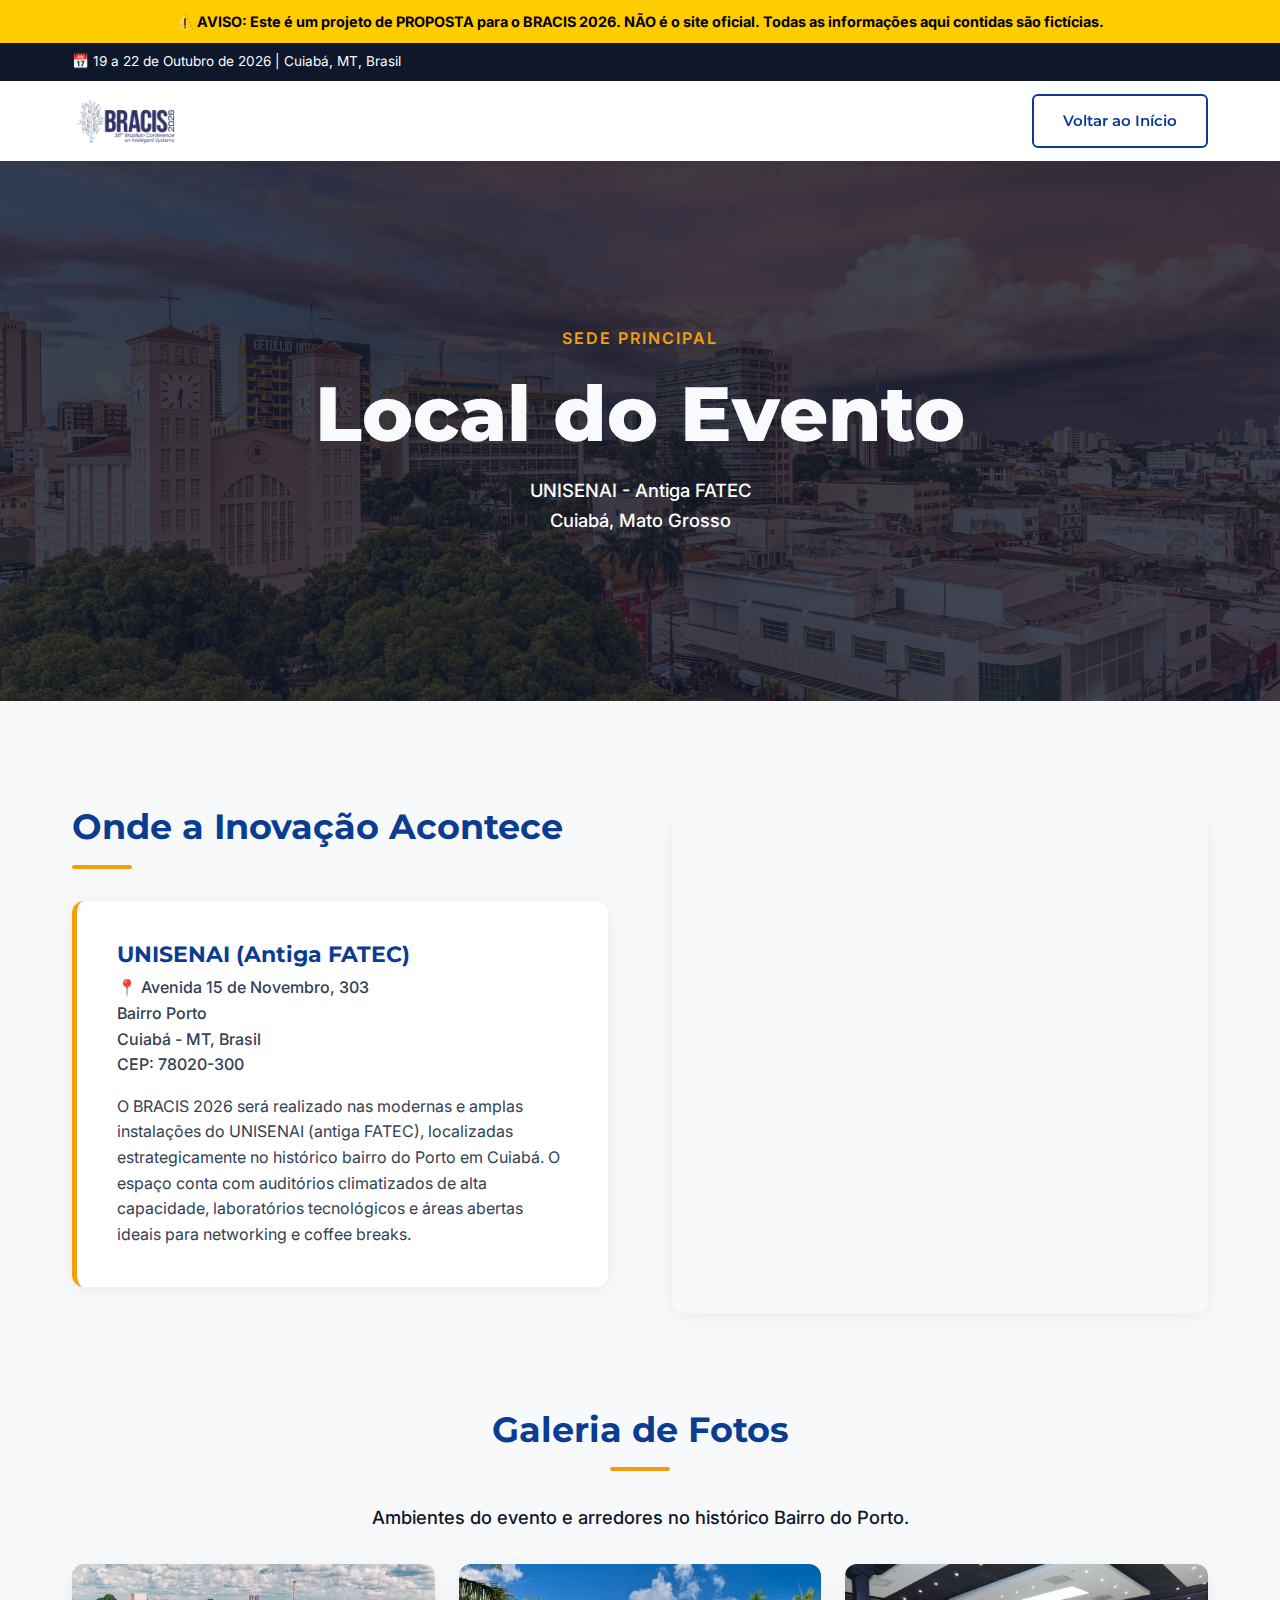
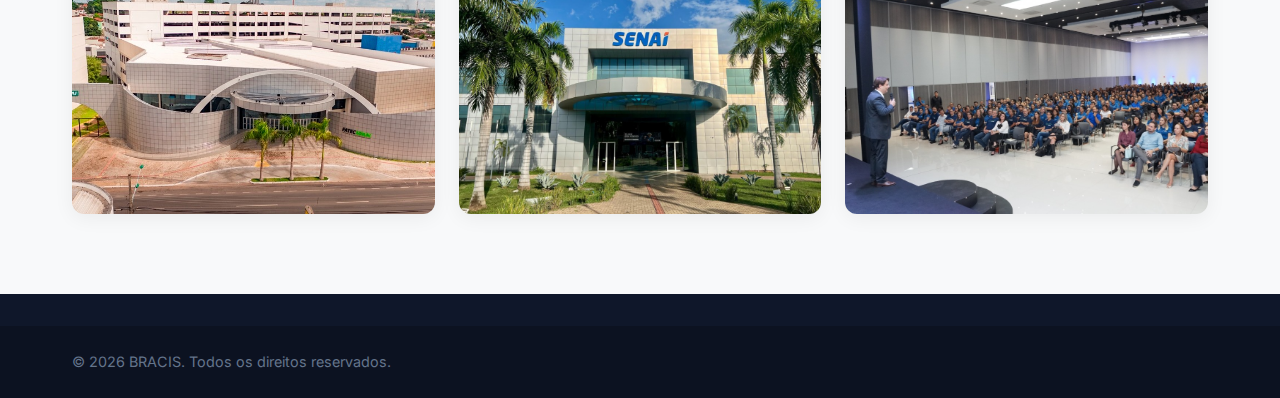
<file: local_evento.html>
<!DOCTYPE html>
<html lang="pt-BR">

<head>
    <meta charset="UTF-8">
    <meta name="viewport" content="width=device-width, initial-scale=1.0">
    <title>Local do Evento | BRACIS 2026</title>

    <!-- Google Fonts: Inter and Montserrat -->
    <link rel="preconnect" href="https://fonts.googleapis.com">
    <link rel="preconnect" href="https://fonts.gstatic.com" crossorigin>
    <link
        href="https://fonts.googleapis.com/css2?family=Inter:wght@400;500;600&family=Montserrat:wght@500;600;700;800&display=swap"
        rel="stylesheet">

    <link rel="stylesheet" href="css/style.css">

    <style>
        .local-hero {
            background-color: var(--bg-dark);
            background-image: linear-gradient(rgba(15, 23, 42, 0.8), rgba(15, 23, 42, 0.8)), url('assets/images/cuiaba_calorosa_hq.jpg');
            background-size: cover;
            background-position: center;
            height: 60vh;
            min-height: 400px;
            display: flex;
            align-items: center;
            justify-content: center;
            text-align: center;
            position: relative;
            color: white;
        }

        .map-container {
            width: 100%;
            height: 500px;
            border-radius: var(--radius-default);
            overflow: hidden;
            box-shadow: var(--shadow-soft);
            margin-top: 2rem;
            margin-bottom: 2rem;
        }

        .map-container iframe {
            width: 100%;
            height: 100%;
            border: 0;
        }

        .info-card {
            background: white;
            padding: 2.5rem;
            border-radius: var(--radius-default);
            box-shadow: var(--shadow-soft);
            border-left: 5px solid var(--accent-amber);
            margin-bottom: 2rem;
        }

        .photo-gallery {
            display: grid;
            grid-template-columns: repeat(auto-fit, minmax(300px, 1fr));
            gap: 1.5rem;
            margin-top: 2rem;
        }

        .photo-gallery img {
            width: 100%;
            height: 250px;
            object-fit: cover;
            border-radius: var(--radius-default);
            box-shadow: var(--shadow-soft);
            transition: var(--transition);
        }

        .photo-gallery img:hover {
            transform: translateY(-5px);
            box-shadow: var(--shadow-hover);
        }
    </style>
</head>

<body>
    <!-- Disclaimer Banner -->
    <div style="background-color: #ffcc00; color: #000; text-align: center; padding: 10px; font-weight: bold; font-size: 0.9rem; z-index: 9999; position: relative;">
        ⚠️ AVISO: Este é um projeto de PROPOSTA para o BRACIS 2026. NÃO é o site oficial. Todas as informações aqui contidas são fictícias.
    </div>
    <!-- Top Bar -->
    <div class="top-bar">
        <div class="container top-bar-inner">
            <span>📅 19 a 22 de Outubro de 2026 | Cuiabá, MT, Brasil</span>
        </div>
    </div>

    <!-- Navigation -->
    <nav class="main-nav" id="navbar">
        <div class="container nav-container">
            <a href="index.html" class="logo"><img src="assets/images/bracis_logo.png" alt="BRACIS 2026"></a>
            <ul class="nav-links" id="nav-links">
                <li><a href="index.html" class="btn btn-secondary"
                        style="color: var(--primary-blue) !important; border-color: var(--primary-blue);">Voltar ao
                        Início</a></li>
            </ul>
        </div>
    </nav>

    <!-- Hero Section -->
    <header class="local-hero">
        <div class="container hero-content" style="z-index: 2;">
            <p class="hero-subtitle" style="color: var(--accent-amber);">Sede Principal</p>
            <h1 class="hero-title" style="margin-bottom: 1rem;">Local do Evento</h1>
            <p class="lead-text" style="color: white; max-width: 600px; margin: 0 auto;">UNISENAI - Antiga
                FATEC<br>Cuiabá, Mato Grosso</p>
        </div>
    </header>

    <!-- Content Section -->
    <section class="section bg-light-gray">
        <div class="container">
            <div class="grid-2-col">
                <div class="text-block">
                    <h2 class="section-title">Onde a Inovação Acontece</h2>
                    <div class="title-underline"></div>

                    <div class="info-card">
                        <h3 style="color: var(--primary-blue); font-size: 1.4rem; margin-bottom: 0.5rem;">UNISENAI
                            (Antiga FATEC)</h3>
                        <p style="font-weight: 500; margin-bottom: 1rem;">
                            📍 Avenida 15 de Novembro, 303<br>
                            Bairro Porto<br>
                            Cuiabá - MT, Brasil<br>
                            CEP: 78020-300
                        </p>
                        <p>O BRACIS 2026 será realizado nas modernas e amplas instalações do UNISENAI (antiga FATEC),
                            localizadas estrategicamente no histórico bairro do Porto em Cuiabá. O espaço conta com
                            auditórios climatizados de alta capacidade, laboratórios tecnológicos e áreas abertas ideais
                            para networking e coffee breaks.</p>
                    </div>
                </div>

                <div class="map-block">
                    <div class="map-container">
                        <!-- Google Maps Embed for SENAI Porto, Ave 15 de novembro -->
                        <iframe
                            src="https://www.google.com/maps/embed?pb=!1m18!1m12!1m3!1d3842.6105822944516!2d-56.12643502396328!3d-15.612848384918296!2m3!1f0!2f0!3f0!3m2!1i1024!2i768!4f13.1!3m3!1m2!1s0x939db1e6dc37cefd%3A0xe54c1f1fc297ec59!2sSENAI%20-%20Porto!5e0!3m2!1spt-BR!2sbr!4v1715424050212!5m2!1spt-BR!2sbr"
                            allowfullscreen="" loading="lazy" referrerpolicy="no-referrer-when-downgrade"></iframe>
                    </div>
                </div>
            </div>

            <!-- Photos -->
            <h2 class="section-title text-center" style="margin-top: 4rem;">Galeria de Fotos</h2>
            <div class="title-underline center"></div>
            <p class="text-center lead-text">Ambientes do evento e arredores no histórico Bairro do Porto.</p>

            <div class="photo-gallery">
                <img src="assets/images/local_1.jpg" alt="Acesso Principal e Área Externa">
                <img src="assets/images/local_2.jpg" alt="Estruturas e Centro Histórico Próximo">
                <img src="assets/images/local_3.jpg" alt="Arredores do Bairro do Porto">
            </div>
        </div>
    </section>

    <!-- Footer -->
    <footer class="main-footer" style="padding-top: 2rem;">
        <div class="footer-bottom">
            <div class="container">
                <p>&copy; 2026 BRACIS. Todos os direitos reservados.</p>
            </div>
        </div>
    </footer>

</body>

</html>
</file>
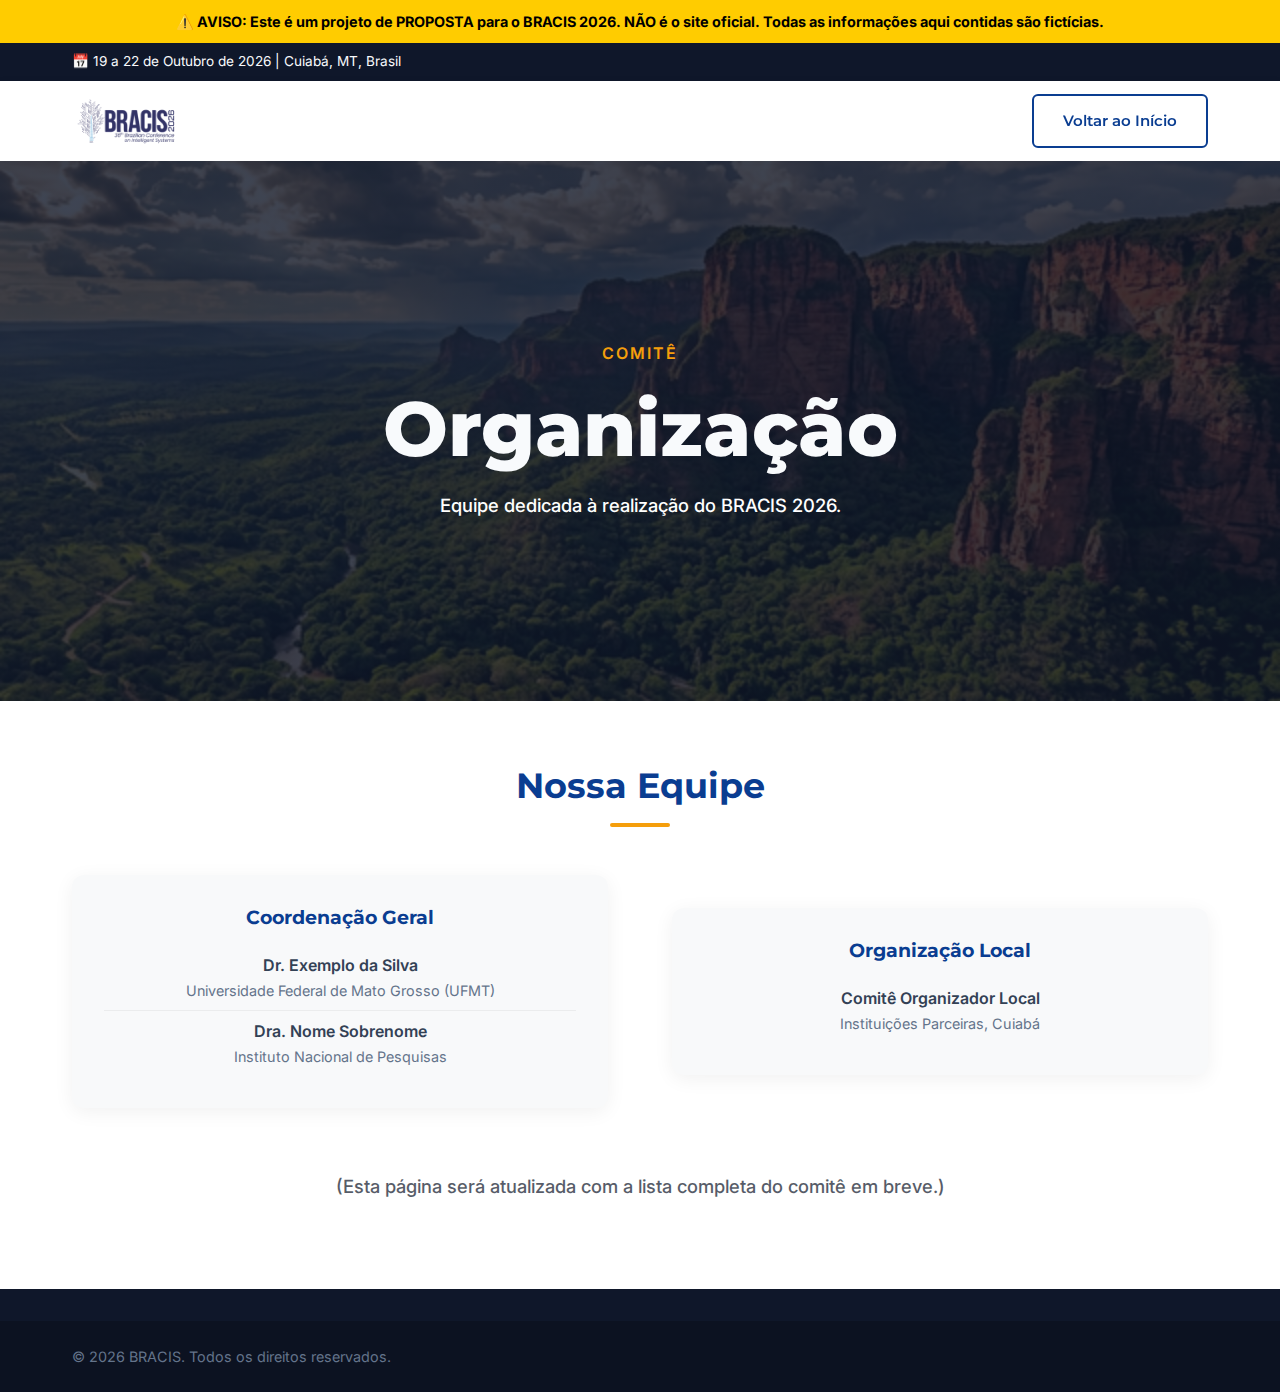
<file: organizacao.html>
<!DOCTYPE html>
<html lang="pt-BR">

<head>
    <meta charset="UTF-8">
    <meta name="viewport" content="width=device-width, initial-scale=1.0">
    <title>Organização | BRACIS 2026</title>

    <!-- Google Fonts: Inter and Montserrat -->
    <link rel="preconnect" href="https://fonts.googleapis.com">
    <link rel="preconnect" href="https://fonts.gstatic.com" crossorigin>
    <link
        href="https://fonts.googleapis.com/css2?family=Inter:wght@400;500;600&family=Montserrat:wght@500;600;700;800&display=swap"
        rel="stylesheet">

    <link rel="stylesheet" href="css/style.css">

    <style>
        .org-hero {
            background-color: var(--bg-dark);
            background-image: linear-gradient(rgba(15, 23, 42, 0.8), rgba(15, 23, 42, 0.8)), url('assets/images/mato_grosso_1.png');
            background-size: cover;
            background-position: center;
            height: 60vh;
            min-height: 400px;
            display: flex;
            align-items: center;
            justify-content: center;
            text-align: center;
            position: relative;
            color: white;
        }

        .committee-section {
            padding: 4rem 0;
            background-color: white;
        }

        .committee-card {
            background: var(--bg-light-gray);
            padding: 2rem;
            border-radius: var(--radius-default);
            box-shadow: var(--shadow-soft);
            text-align: center;
            margin-bottom: 2rem;
        }

        .committee-card h3 {
            color: var(--primary-blue);
            margin-bottom: 1rem;
        }

        .committee-list {
            list-style: none;
            padding: 0;
        }

        .committee-list li {
            padding: 0.5rem 0;
            border-bottom: 1px solid rgba(0, 0, 0, 0.05);
        }

        .committee-list li:last-child {
            border-bottom: none;
        }

        .person-name {
            font-weight: 600;
            color: var(--text-dark);
        }

        .person-role {
            font-size: 0.9rem;
            color: var(--text-muted);
        }
    </style>
</head>

<body>
    <!-- Disclaimer Banner -->
    <div style="background-color: #ffcc00; color: #000; text-align: center; padding: 10px; font-weight: bold; font-size: 0.9rem; z-index: 9999; position: relative;">
        ⚠️ AVISO: Este é um projeto de PROPOSTA para o BRACIS 2026. NÃO é o site oficial. Todas as informações aqui contidas são fictícias.
    </div>
    <!-- Top Bar -->
    <div class="top-bar">
        <div class="container top-bar-inner">
            <span>📅 19 a 22 de Outubro de 2026 | Cuiabá, MT, Brasil</span>
        </div>
    </div>

    <!-- Navigation -->
    <nav class="main-nav" id="navbar">
        <div class="container nav-container">
            <a href="index.html" class="logo"><img src="assets/images/bracis_logo.png" alt="BRACIS 2026"></a>
            <ul class="nav-links" id="nav-links">
                <li><a href="index.html" class="btn btn-secondary"
                        style="color: var(--primary-blue) !important; border-color: var(--primary-blue);">Voltar ao
                        Início</a></li>
            </ul>
        </div>
    </nav>

    <!-- Hero Section -->
    <header class="org-hero">
        <div class="container hero-content" style="z-index: 2;">
            <p class="hero-subtitle" style="color: var(--accent-amber);">Comitê</p>
            <h1 class="hero-title" style="margin-bottom: 1rem;">Organização</h1>
            <p class="lead-text" style="color: white; max-width: 600px; margin: 0 auto;">Equipe dedicada à realização do
                BRACIS 2026.</p>
        </div>
    </header>

    <!-- Content Section -->
    <section class="committee-section">
        <div class="container">
            <h2 class="section-title text-center">Nossa Equipe</h2>
            <div class="title-underline center"></div>

            <div class="grid-2-col" style="margin-top: 3rem;">
                <div class="committee-card">
                    <h3>Coordenação Geral</h3>
                    <ul class="committee-list">
                        <li>
                            <div class="person-name">Dr. Exemplo da Silva</div>
                            <div class="person-role">Universidade Federal de Mato Grosso (UFMT)</div>
                        </li>
                        <li>
                            <div class="person-name">Dra. Nome Sobrenome</div>
                            <div class="person-role">Instituto Nacional de Pesquisas</div>
                        </li>
                    </ul>
                </div>

                <div class="committee-card">
                    <h3>Organização Local</h3>
                    <ul class="committee-list">
                        <li>
                            <div class="person-name">Comitê Organizador Local</div>
                            <div class="person-role">Instituições Parceiras, Cuiabá</div>
                        </li>
                    </ul>
                </div>
            </div>

            <div class="text-center" style="margin-top: 2rem;">
                <p class="lead-text" style="opacity: 0.7;">(Esta página será atualizada com a lista completa do comitê
                    em breve.)</p>
            </div>
        </div>
    </section>

    <!-- Footer -->
    <footer class="main-footer" style="padding-top: 2rem;">
        <div class="footer-bottom">
            <div class="container">
                <p>&copy; 2026 BRACIS. Todos os direitos reservados.</p>
            </div>
        </div>
    </footer>

</body>

</html>
</file>
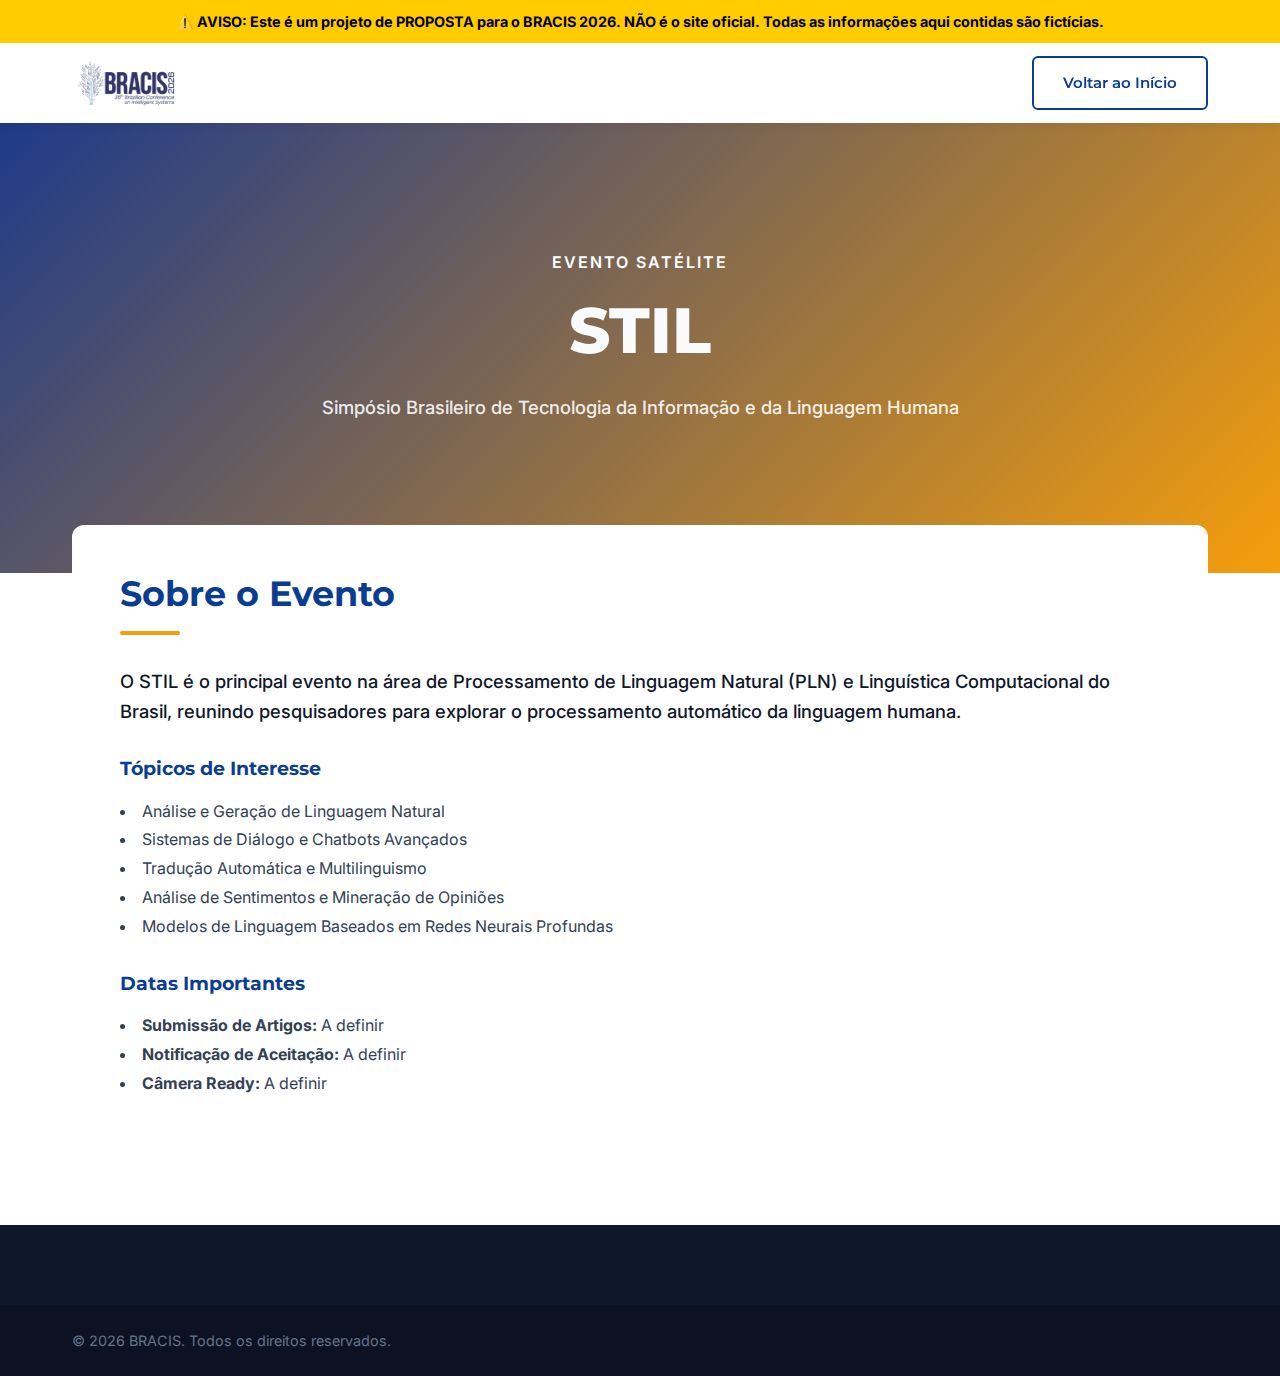
<file: stil.html>
<!DOCTYPE html>
<html lang="pt-BR">

<head>
    <meta charset="UTF-8">
    <meta name="viewport" content="width=device-width, initial-scale=1.0">
    <title>STIL | BRACIS 2026</title>

    <link rel="preconnect" href="https://fonts.googleapis.com">
    <link rel="preconnect" href="https://fonts.gstatic.com" crossorigin>
    <link
        href="https://fonts.googleapis.com/css2?family=Inter:wght@400;500;600&family=Montserrat:wght@600;700;800&display=swap"
        rel="stylesheet">
    <link rel="stylesheet" href="css/style.css">

    <style>
        .event-hero {
            background-color: var(--primary-blue);
            background-image: linear-gradient(135deg, #1e3a8a 0%, var(--accent-amber) 100%);
            height: 50vh;
            display: flex;
            align-items: center;
            justify-content: center;
            text-align: center;
            position: relative;
            color: white;
        }

        .event-content {
            margin-top: -3rem;
            position: relative;
            z-index: 10;
            background: white;
            padding: 3rem;
            border-radius: var(--radius-default);
            box-shadow: var(--shadow-strong);
        }
    </style>
</head>

<body>
    <!-- Disclaimer Banner -->
    <div style="background-color: #ffcc00; color: #000; text-align: center; padding: 10px; font-weight: bold; font-size: 0.9rem; z-index: 9999; position: relative;">
        ⚠️ AVISO: Este é um projeto de PROPOSTA para o BRACIS 2026. NÃO é o site oficial. Todas as informações aqui contidas são fictícias.
    </div>
    <nav class="main-nav" id="navbar" style="background: rgba(255,255,255,0.95);">
        <div class="container nav-container">
            <a href="index.html" class="logo"><img src="assets/images/bracis_logo.png" alt="BRACIS 2026"></a>
            <ul class="nav-links">
                <li><a href="index.html" class="btn btn-secondary"
                        style="color: var(--primary-blue) !important; border-color: var(--primary-blue);">Voltar ao
                        Início</a></li>
            </ul>
        </div>
    </nav>

    <header class="event-hero">
        <div class="container">
            <p class="hero-subtitle" style="color: white; font-weight: 600;">Evento Satélite</p>
            <h1 class="hero-title" style="font-size: 4rem;">STIL</h1>
            <p class="lead-text" style="color: rgba(255,255,255,0.9);">Simpósio Brasileiro de Tecnologia da Informação e
                da Linguagem Humana</p>
        </div>
    </header>

    <section class="section bg-light" style="padding-top: 0;">
        <div class="container">
            <div class="event-content">
                <h2 class="section-title">Sobre o Evento</h2>
                <div class="title-underline"></div>
                <p class="lead-text">O STIL é o principal evento na área de Processamento de Linguagem Natural (PLN) e
                    Linguística Computacional do Brasil, reunindo pesquisadores para explorar o processamento automático
                    da linguagem humana.</p>

                <h3 style="margin-top: 2rem; color: var(--primary-blue);">Tópicos de Interesse</h3>
                <ul style="margin-top: 1rem; line-height: 1.8; list-style-position: inside;">
                    <li>Análise e Geração de Linguagem Natural</li>
                    <li>Sistemas de Diálogo e Chatbots Avançados</li>
                    <li>Tradução Automática e Multilinguismo</li>
                    <li>Análise de Sentimentos e Mineração de Opiniões</li>
                    <li>Modelos de Linguagem Baseados em Redes Neurais Profundas</li>
                </ul>

                <h3 style="margin-top: 2rem; color: var(--primary-blue);">Datas Importantes</h3>
                <ul style="margin-top: 1rem; line-height: 1.8; list-style-position: inside;">
                    <li><strong>Submissão de Artigos:</strong> A definir</li>
                    <li><strong>Notificação de Aceitação:</strong> A definir</li>
                    <li><strong>Câmera Ready:</strong> A definir</li>
                </ul>
            </div>
        </div>
    </section>

    <footer class="main-footer">
        <div class="footer-bottom">
            <div class="container">
                <p>&copy; 2026 BRACIS. Todos os direitos reservados.</p>
            </div>
        </div>
    </footer>
</body>

</html>
</file>
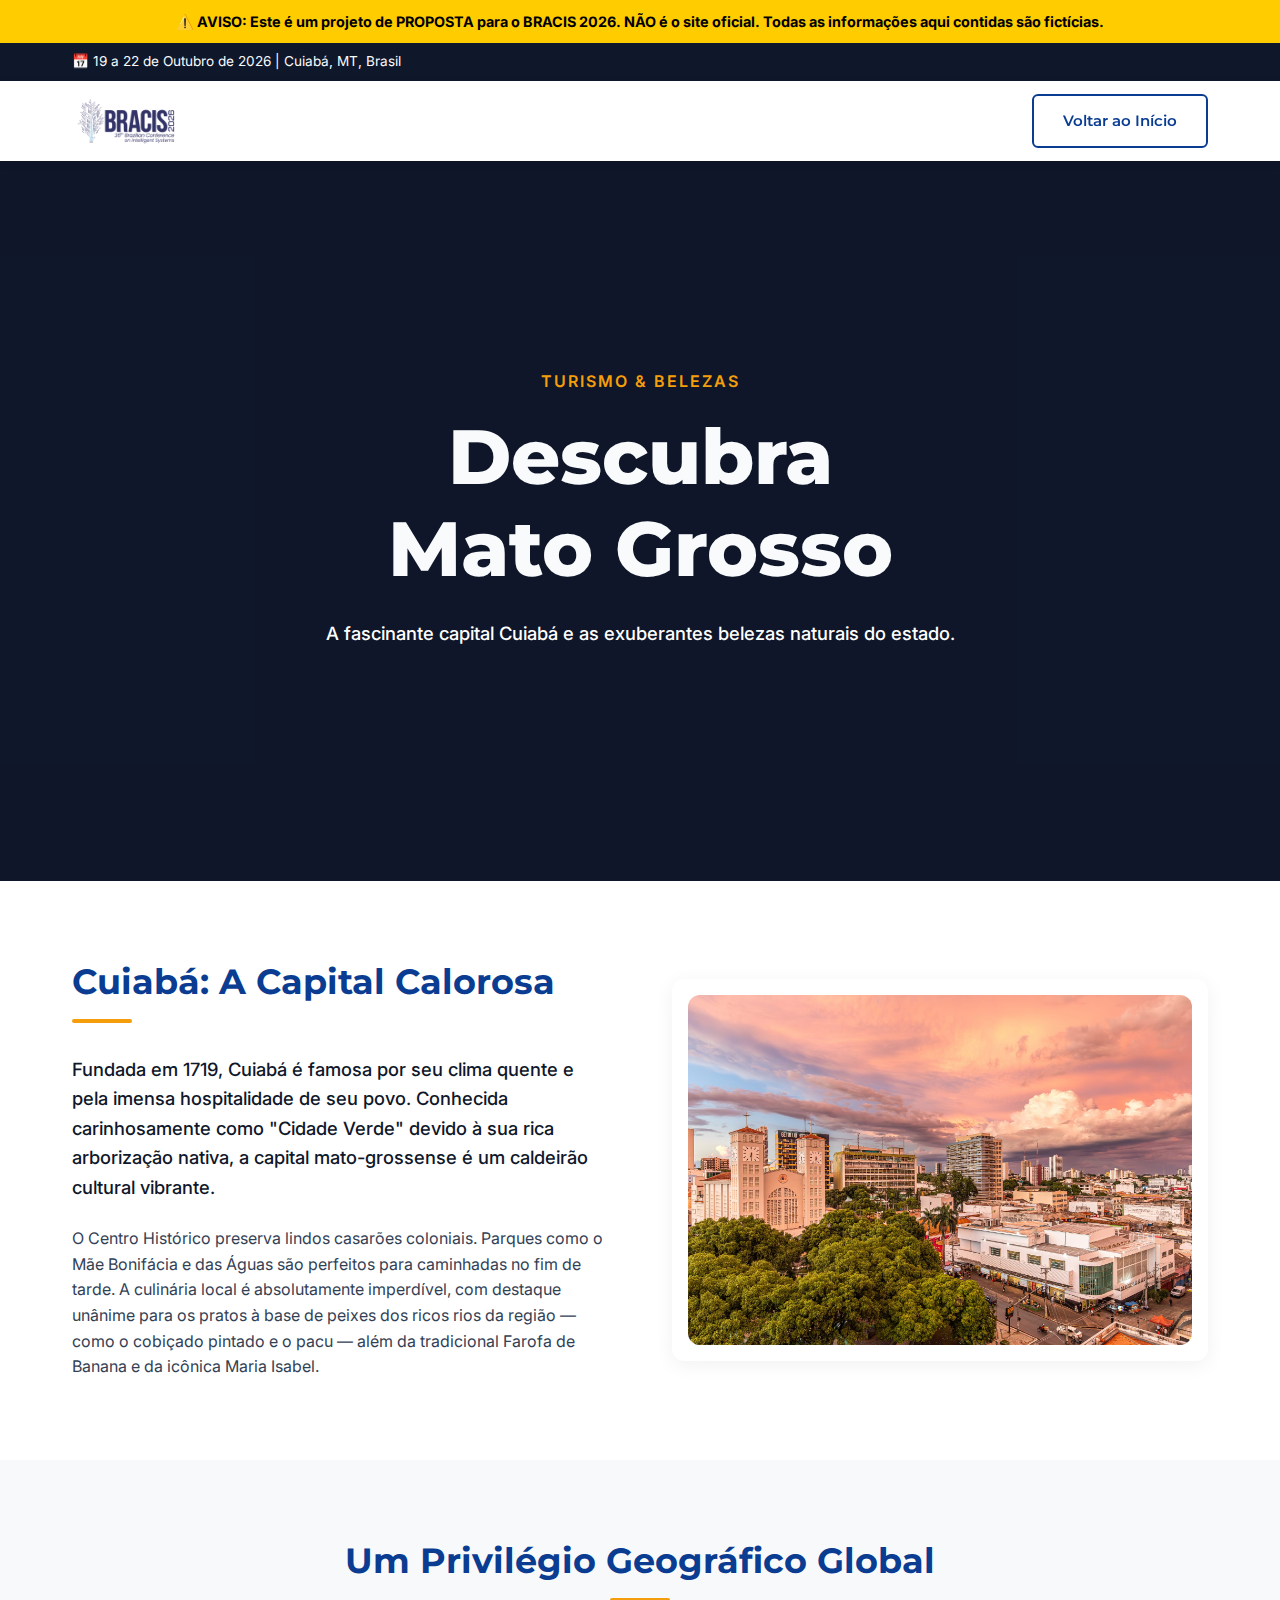
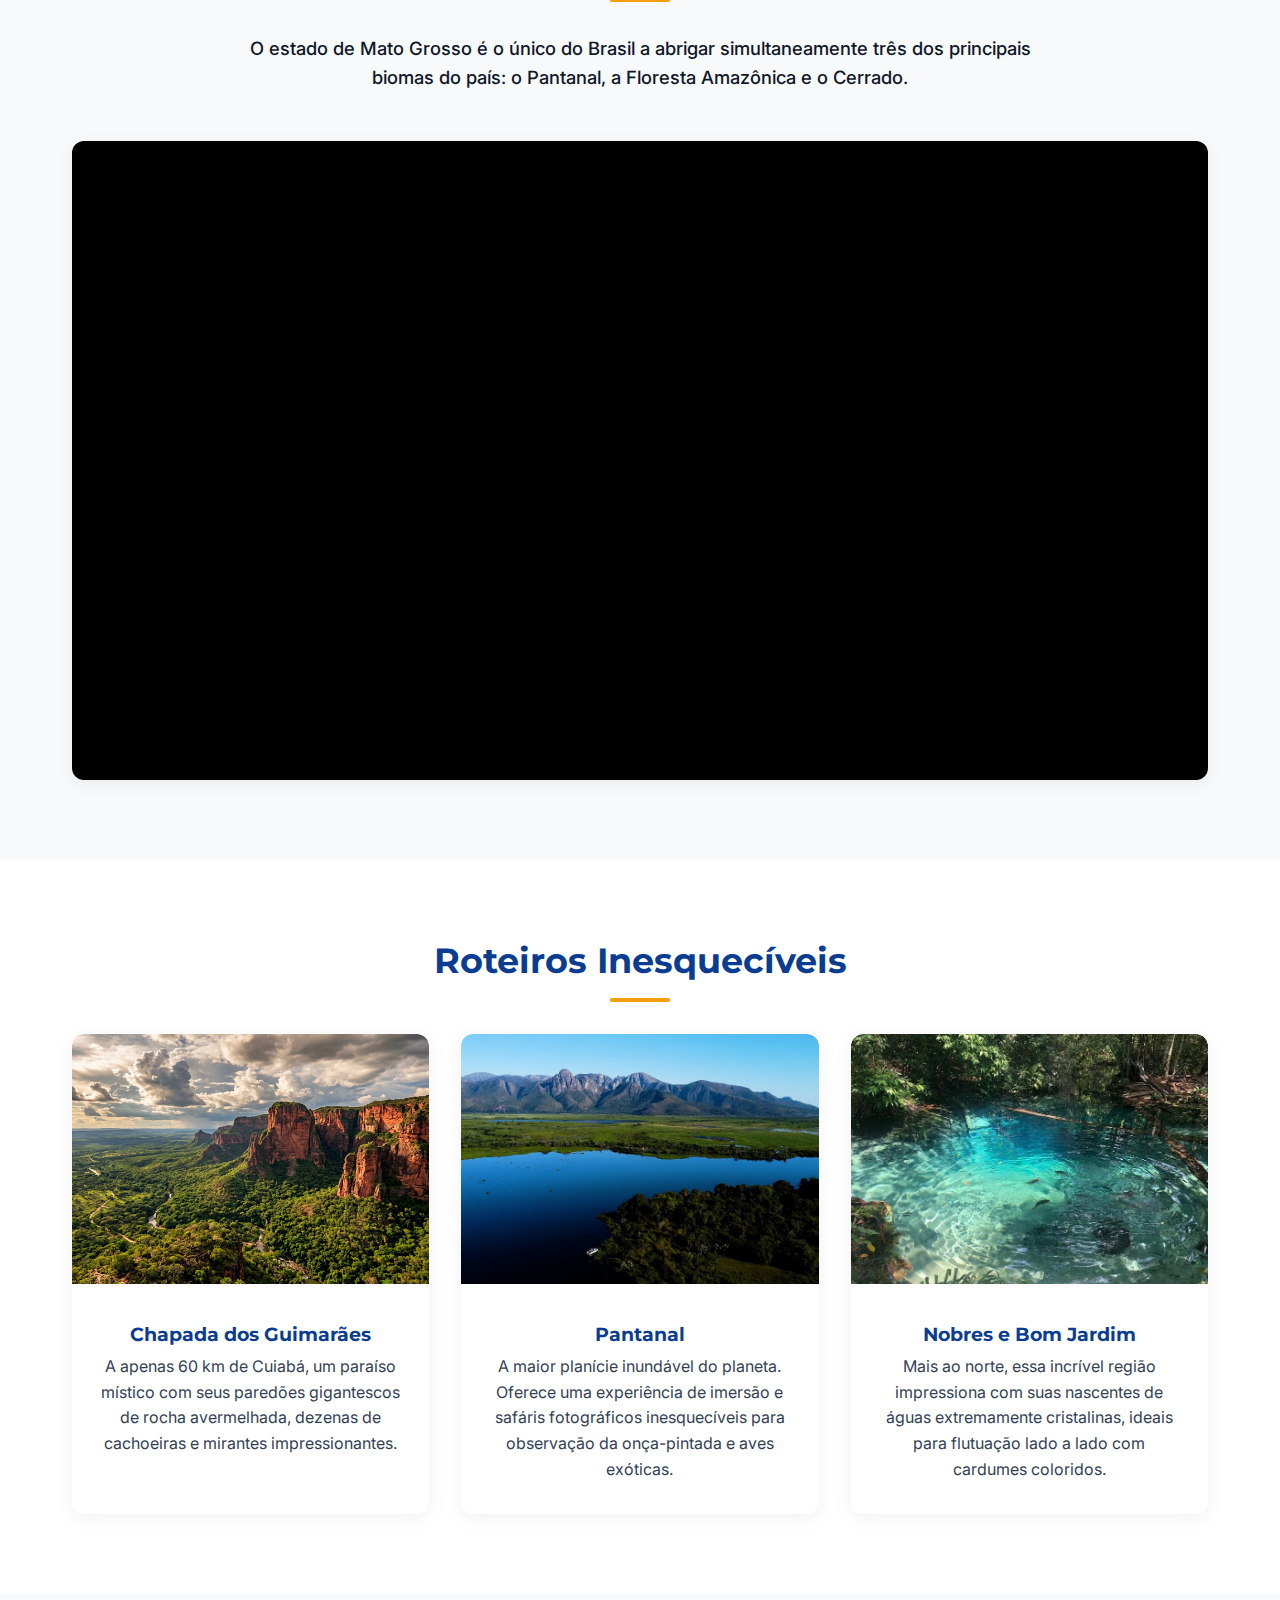
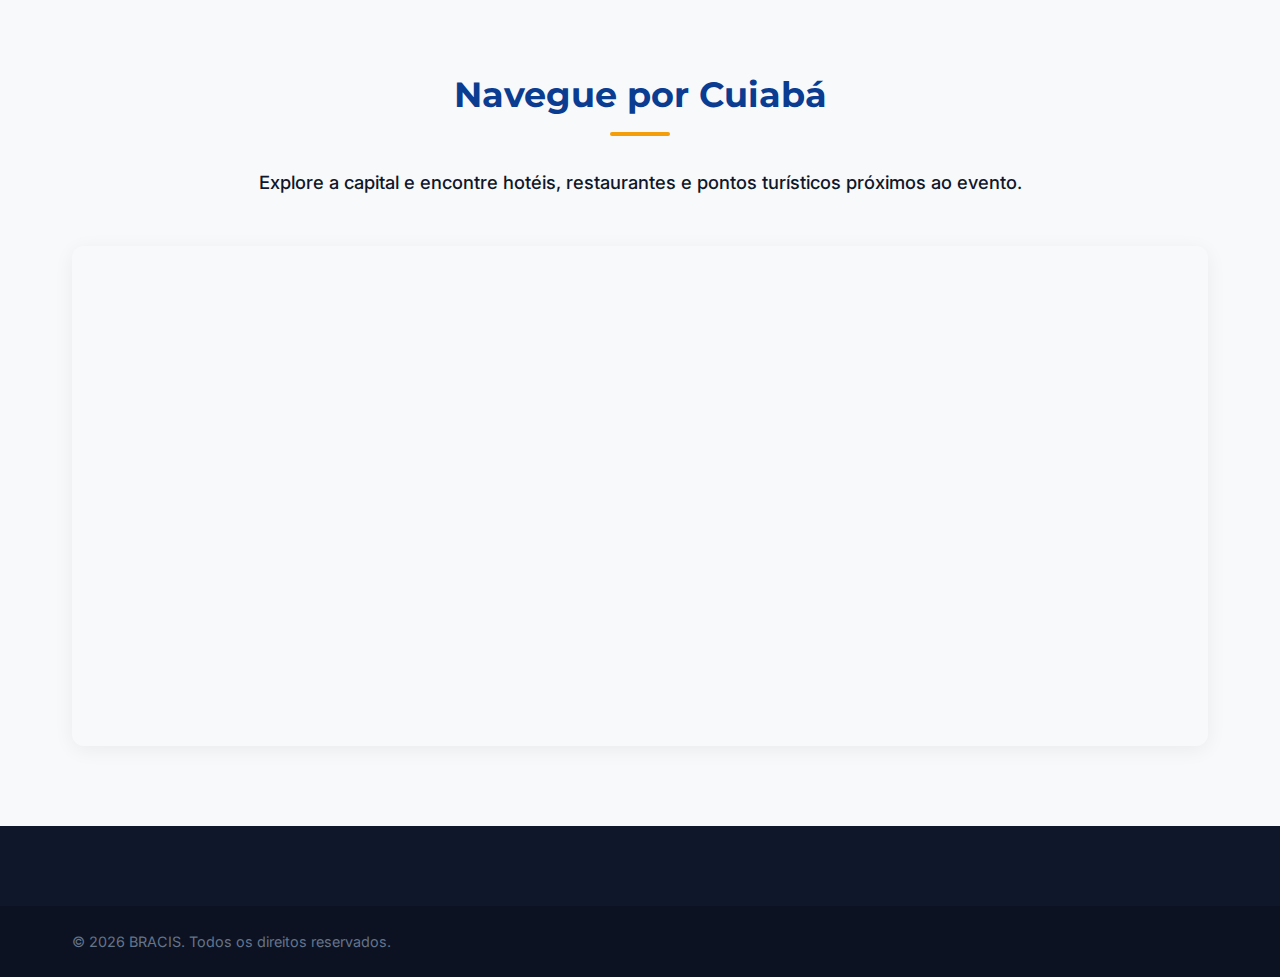
<file: tourism.html>
<!DOCTYPE html>
<html lang="pt-BR">

<head>
    <meta charset="UTF-8">
    <meta name="viewport" content="width=device-width, initial-scale=1.0">
    <title>Turismo | BRACIS 2026</title>

    <!-- Google Fonts: Montserrat (Headings) & Inter (Body) -->
    <link rel="preconnect" href="https://fonts.googleapis.com">
    <link rel="preconnect" href="https://fonts.gstatic.com" crossorigin>
    <link
        href="https://fonts.googleapis.com/css2?family=Inter:wght@400;500;600&family=Montserrat:wght@600;700;800&display=swap"
        rel="stylesheet">

    <!-- Primary Stylesheet (reusing V4 styles + specific overrides if needed) -->
    <link rel="stylesheet" href="css/style.css">

    <style>
        /* Specific Tourism Page Styles */
        .tourism-hero {
            background-color: var(--bg-dark);
            /* Fallback */
            height: 80vh;
            min-height: 500px;
            display: flex;
            align-items: center;
            justify-content: center;
            text-align: center;
            position: relative;
            overflow: hidden;
        }

        .map-container {
            width: 100%;
            height: 500px;
            border-radius: var(--radius-default);
            overflow: hidden;
            box-shadow: var(--shadow-soft);
            margin-top: 3rem;
        }

        .map-container iframe {
            width: 100%;
            height: 100%;
            border: 0;
        }

        .video-wrapper {
            position: relative;
            padding-bottom: 56.25%;
            /* 16:9 ratio */
            height: 0;
            overflow: hidden;
            border-radius: var(--radius-default);
            box-shadow: var(--shadow-soft);
            background-color: #000;
        }

        .video-wrapper video {
            position: absolute;
            top: 0;
            left: 0;
            width: 100%;
            height: 100%;
            object-fit: cover;
        }

        .beauties-grid {
            display: grid;
            grid-template-columns: repeat(auto-fit, minmax(300px, 1fr));
            gap: 2rem;
            margin-top: 2rem;
        }

        .beauty-card img {
            width: 100%;
            height: 250px;
            object-fit: cover;
            border-radius: var(--radius-default) var(--radius-default) 0 0;
        }
    </style>
</head>

<body>
    <!-- Disclaimer Banner -->
    <div style="background-color: #ffcc00; color: #000; text-align: center; padding: 10px; font-weight: bold; font-size: 0.9rem; z-index: 9999; position: relative;">
        ⚠️ AVISO: Este é um projeto de PROPOSTA para o BRACIS 2026. NÃO é o site oficial. Todas as informações aqui contidas são fictícias.
    </div>
    <!-- Simple Top Bar -->
    <div class="top-bar">
        <div class="container top-bar-inner">
            <span>📅 19 a 22 de Outubro de 2026 | Cuiabá, MT, Brasil</span>
        </div>
    </div>

    <!-- Main Navigation (Simplified for Tourism Page) -->
    <nav class="main-nav" id="navbar">
        <div class="container nav-container">
            <a href="index.html" class="logo"><img src="assets/images/bracis_logo.png" alt="BRACIS 2026"></a>
            <ul class="nav-links" id="nav-links">
                <li><a href="index.html" class="btn btn-secondary"
                        style="color: var(--primary-blue) !important; border-color: var(--primary-blue);">Voltar ao
                        Início</a></li>
            </ul>
        </div>
    </nav>

    <!-- Hero Section -->
    <header class="tourism-hero">
        <!-- Background Video -->
        <video class="hero-video" autoplay loop muted playsinline>
            <source src="assets/videos/descubra_mg_video.mp4" type="video/mp4">
        </video>
        <div class="hero-overlay" style="z-index: 1;"></div>
        <div class="hero-content" style="z-index: 2; position: relative;">
            <p class="hero-subtitle">Turismo & Belezas</p>
            <h1 class="hero-title">Descubra Mato&nbsp;Grosso</h1>
            <p class="lead-text" style="color: white;">A fascinante capital Cuiabá e as exuberantes belezas naturais do
                estado.</p>
        </div>
    </header>

    <!-- History & Culture Section -->
    <section class="section bg-light">
        <div class="container">
            <div class="grid-2-col">
                <div class="text-block">
                    <h2 class="section-title">Cuiabá: A Capital Calorosa</h2>
                    <div class="title-underline"></div>
                    <p class="lead-text">Fundada em 1719, Cuiabá é famosa por seu clima quente e pela imensa
                        hospitalidade de seu povo. Conhecida carinhosamente como "Cidade Verde" devido à sua rica
                        arborização nativa, a capital mato-grossense é um caldeirão cultural vibrante.</p>
                    <p>O Centro Histórico preserva lindos casarões coloniais. Parques como o Mãe Bonifácia e das Águas
                        são perfeitos para caminhadas no fim de tarde. A culinária local é absolutamente imperdível, com
                        destaque unânime para os pratos à base de peixes dos ricos rios da região — como o cobiçado
                        pintado e o pacu — além da tradicional Farofa de Banana e da icônica Maria Isabel.</p>
                </div>
                <div class="image-block card-shadow" style="padding: 1rem; border-radius: var(--radius-default);">
                    <img src="assets/images/cuiaba_calorosa_hq.jpg" alt="Cuiabá Histórica" class="rounded-img"
                        style="height: 350px; object-fit: cover;">
                </div>
            </div>
        </div>
    </section>

    <!-- Natural Beauties Video Section -->
    <section class="section bg-light-gray" style="text-align: center;">
        <div class="container">
            <h2 class="section-title">Um Privilégio Geográfico Global</h2>
            <div class="title-underline center"></div>
            <p class="lead-text" style="max-width: 800px; margin: 0 auto 3rem;">O estado de Mato Grosso é o único do
                Brasil a abrigar simultaneamente três dos principais biomas do país: o Pantanal, a Floresta Amazônica e
                o Cerrado.</p>

            <div class="video-wrapper">
                <video autoplay loop muted playsinline>
                    <source src="assets/videos/hq_loop_video.mp4" type="video/mp4">
                    Seu navegador não suporta a visualização de vídeos HTML5.
                </video>
            </div>
        </div>
    </section>

    <!-- Natural Beauties Cards -->
    <section class="section bg-light">
        <div class="container">
            <h2 class="section-title text-center">Roteiros Inesquecíveis</h2>
            <div class="title-underline center"></div>

            <div class="beauties-grid">
                <div class="card card-shadow hover-lift beauty-card">
                    <img src="assets/images/mato_grosso_1.png" alt="Chapada dos Guimarães">
                    <div class="card-body">
                        <h3 style="color: var(--primary-blue);">Chapada dos Guimarães</h3>
                        <p>A apenas 60 km de Cuiabá, um paraíso místico com seus paredões gigantescos de rocha
                            avermelhada, dezenas de cachoeiras e mirantes impressionantes.</p>
                    </div>
                </div>
                <div class="card card-shadow hover-lift beauty-card">
                    <img src="assets/images/pantanal_new.jpg" alt="Pantanal">
                    <div class="card-body">
                        <h3 style="color: var(--primary-blue);">Pantanal</h3>
                        <p>A maior planície inundável do planeta. Oferece uma experiência de imersão e safáris
                            fotográficos inesquecíveis para observação da onça-pintada e aves exóticas.</p>
                    </div>
                </div>
                <div class="card card-shadow hover-lift beauty-card">
                    <img src="assets/images/nobres_bom_jardim.jpg" alt="Nobres e Bom Jardim">
                    <div class="card-body">
                        <h3 style="color: var(--primary-blue);">Nobres e Bom Jardim</h3>
                        <p>Mais ao norte, essa incrível região impressiona com suas nascentes de águas extremamente
                            cristalinas, ideais para flutuação lado a lado com cardumes coloridos.</p>
                    </div>
                </div>
            </div>
        </div>
    </section>

    <!-- Google Maps Interactive Embed -->
    <section class="section bg-light-gray">
        <div class="container">
            <h2 class="section-title text-center">Navegue por Cuiabá</h2>
            <div class="title-underline center"></div>
            <p class="lead-text text-center">Explore a capital e encontre hotéis, restaurantes e pontos turísticos
                próximos ao evento.</p>

            <div class="map-container">
                <iframe
                    src="https://www.google.com/maps/embed?pb=!1m18!1m12!1m3!1d122856.3242207908!2d-56.16634594635671!3d-15.590119851608752!2m3!1f0!2f0!3f0!3m2!1i1024!2i768!4f13.1!3m3!1m2!1s0x939db138612140bb%3A0xeebd12a9ca1702f2!2sCuiab%C3%A1%2C%20State%20of%20Mato%20Grosso!5e0!3m2!1sen!2sbr!4v1715424050212!5m2!1sen!2sbr"
                    allowfullscreen="" loading="lazy" referrerpolicy="no-referrer-when-downgrade"></iframe>
            </div>
        </div>
    </section>

    <!-- Simple Footer -->
    <footer class="main-footer">
        <div class="footer-bottom">
            <div class="container">
                <p>&copy; 2026 BRACIS. Todos os direitos reservados.</p>
            </div>
        </div>
    </footer>

</body>

</html>
</file>
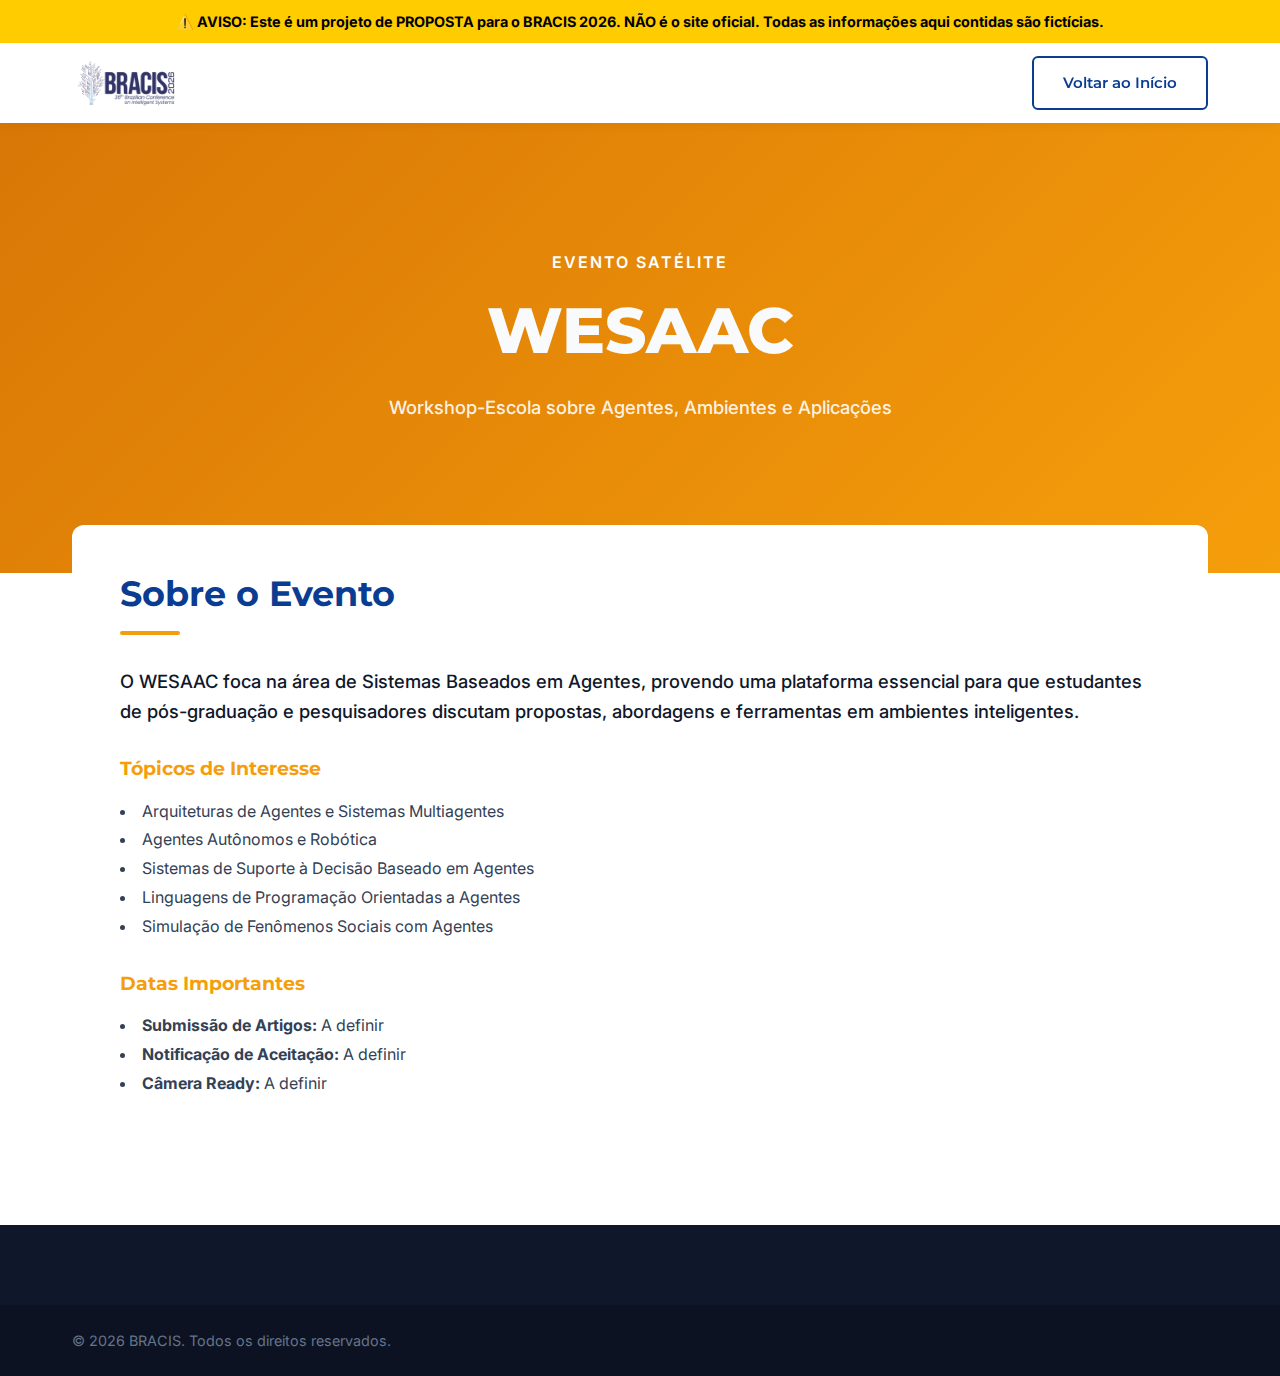
<file: wesaac.html>
<!DOCTYPE html>
<html lang="pt-BR">

<head>
    <meta charset="UTF-8">
    <meta name="viewport" content="width=device-width, initial-scale=1.0">
    <title>WESAAC | BRACIS 2026</title>

    <link rel="preconnect" href="https://fonts.googleapis.com">
    <link rel="preconnect" href="https://fonts.gstatic.com" crossorigin>
    <link
        href="https://fonts.googleapis.com/css2?family=Inter:wght@400;500;600&family=Montserrat:wght@600;700;800&display=swap"
        rel="stylesheet">
    <link rel="stylesheet" href="css/style.css">

    <style>
        .event-hero {
            background-color: var(--accent-amber);
            background-image: linear-gradient(135deg, #d97706 0%, #f59e0b 100%);
            height: 50vh;
            display: flex;
            align-items: center;
            justify-content: center;
            text-align: center;
            position: relative;
            color: white;
        }

        .event-content {
            margin-top: -3rem;
            position: relative;
            z-index: 10;
            background: white;
            padding: 3rem;
            border-radius: var(--radius-default);
            box-shadow: var(--shadow-strong);
        }
    </style>
</head>

<body>
    <!-- Disclaimer Banner -->
    <div style="background-color: #ffcc00; color: #000; text-align: center; padding: 10px; font-weight: bold; font-size: 0.9rem; z-index: 9999; position: relative;">
        ⚠️ AVISO: Este é um projeto de PROPOSTA para o BRACIS 2026. NÃO é o site oficial. Todas as informações aqui contidas são fictícias.
    </div>
    <nav class="main-nav" id="navbar" style="background: rgba(255,255,255,0.95);">
        <div class="container nav-container">
            <a href="index.html" class="logo"><img src="assets/images/bracis_logo.png" alt="BRACIS 2026"></a>
            <ul class="nav-links">
                <li><a href="index.html" class="btn btn-secondary"
                        style="color: var(--primary-blue) !important; border-color: var(--primary-blue);">Voltar ao
                        Início</a></li>
            </ul>
        </div>
    </nav>

    <header class="event-hero">
        <div class="container">
            <p class="hero-subtitle" style="color: white; font-weight: 600;">Evento Satélite</p>
            <h1 class="hero-title" style="font-size: 4rem;">WESAAC</h1>
            <p class="lead-text" style="color: rgba(255,255,255,0.9);">Workshop-Escola sobre Agentes, Ambientes e
                Aplicações</p>
        </div>
    </header>

    <section class="section bg-light" style="padding-top: 0;">
        <div class="container">
            <div class="event-content">
                <h2 class="section-title">Sobre o Evento</h2>
                <div class="title-underline"></div>
                <p class="lead-text">O WESAAC foca na área de Sistemas Baseados em Agentes, provendo uma plataforma
                    essencial para que estudantes de pós-graduação e pesquisadores discutam propostas, abordagens e
                    ferramentas em ambientes inteligentes.</p>

                <h3 style="margin-top: 2rem; color: var(--accent-amber);">Tópicos de Interesse</h3>
                <ul style="margin-top: 1rem; line-height: 1.8; list-style-position: inside;">
                    <li>Arquiteturas de Agentes e Sistemas Multiagentes</li>
                    <li>Agentes Autônomos e Robótica</li>
                    <li>Sistemas de Suporte à Decisão Baseado em Agentes</li>
                    <li>Linguagens de Programação Orientadas a Agentes</li>
                    <li>Simulação de Fenômenos Sociais com Agentes</li>
                </ul>

                <h3 style="margin-top: 2rem; color: var(--accent-amber);">Datas Importantes</h3>
                <ul style="margin-top: 1rem; line-height: 1.8; list-style-position: inside;">
                    <li><strong>Submissão de Artigos:</strong> A definir</li>
                    <li><strong>Notificação de Aceitação:</strong> A definir</li>
                    <li><strong>Câmera Ready:</strong> A definir</li>
                </ul>
            </div>
        </div>
    </section>

    <footer class="main-footer">
        <div class="footer-bottom">
            <div class="container">
                <p>&copy; 2026 BRACIS. Todos os direitos reservados.</p>
            </div>
        </div>
    </footer>
</body>

</html>
</file>
<file: css/style.css>
/* =========================================
   BRACIS 2026 - V4 Clean & Institutional
   Inspired by CSBC 2025
   ========================================= */

:root {
    /* Color Palette */
    --bg-white: #ffffff;
    --bg-light-gray: #f8f9fa;
    /* Very soft section background */
    --bg-dark: #0f172a;
    /* Footer & dark overlays */

    --primary-blue: #0a3d91;
    /* Strong blue for branding, headings */
    --primary-blue-hover: #1d4ed8;
    --accent-amber: #f59e0b;
    /* Warm amber/yellow-orange accent */
    --accent-amber-hover: #fbbf24;

    --text-dark: #334155;
    /* Main body text */
    --text-black: #0f172a;
    /* Headings */
    --text-light: #f8fafc;
    /* Text on dark bg */
    --text-muted: #64748b;

    /* Typography */
    --font-heading: 'Montserrat', sans-serif;
    --font-body: 'Inter', sans-serif;

    /* Structures */
    --radius-default: 12px;
    /* Standard soft corners */
    --radius-btn: 6px;
    --shadow-soft: 0 4px 20px rgba(0, 0, 0, 0.06);
    --shadow-hover: 0 10px 30px rgba(0, 0, 0, 0.12);
    --transition: all 0.3s ease;
}

/* Base Reset */
* {
    margin: 0;
    padding: 0;
    box-sizing: border-box;
}

html {
    scroll-behavior: smooth;
}

body {
    background-color: var(--bg-white);
    color: var(--text-dark);
    font-family: var(--font-body);
    line-height: 1.6;
    -webkit-font-smoothing: antialiased;
}

/* Typography Base */
h1,
h2,
h3,
h4,
h5,
h6 {
    font-family: var(--font-heading);
    color: var(--text-black);
    line-height: 1.2;
    margin-bottom: 0.5rem;
}

a {
    transition: var(--transition);
    text-decoration: none;
    color: var(--primary-blue);
}

a:hover {
    color: var(--accent-amber);
}

.text-center {
    text-align: center;
}

/* Layout Helpers */
.container {
    max-width: 1200px;
    margin: 0 auto;
    padding: 0 2rem;
}

.section {
    padding: 5rem 0;
}

.bg-light {
    background-color: var(--bg-white);
}

.bg-light-gray {
    background-color: var(--bg-light-gray);
}

.bg-blue {
    background-color: var(--primary-blue);
    color: var(--text-light);
}

.bg-amber {
    background-color: var(--accent-amber);
    color: var(--text-dark);
}

.grid-2-col {
    display: grid;
    grid-template-columns: 1fr 1fr;
    gap: 4rem;
    align-items: center;
}

.grid-2-col.reverse {
    direction: rtl;
}

.grid-2-col.reverse>* {
    direction: ltr;
    /* Reset for children */
}

@media (max-width: 900px) {
    .grid-2-col {
        grid-template-columns: 1fr;
        gap: 3rem;
    }
}

.rounded-img {
    width: 100%;
    border-radius: var(--radius-default);
    display: block;
}

.card-shadow {
    box-shadow: var(--shadow-soft);
    border-radius: var(--radius-default);
    background-color: var(--bg-white);
}

/* Buttons */
.btn-primary,
.btn-secondary {
    display: inline-block;
    padding: 0.8rem 1.8rem;
    border-radius: var(--radius-btn);
    font-family: var(--font-heading);
    font-weight: 600;
    cursor: pointer;
    text-align: center;
    border: none;
}

.btn-primary {
    background-color: var(--primary-blue);
    color: var(--text-light) !important;
}

.btn-primary:hover {
    background-color: var(--primary-blue-hover);
    box-shadow: var(--shadow-hover);
    transform: translateY(-2px);
    color: white;
}

.btn-secondary {
    background-color: transparent;
    color: var(--text-light) !important;
    border: 2px solid var(--text-light);
}

.btn-secondary:hover {
    background-color: rgba(255, 255, 255, 0.1);
}

/* Top Bar */
.top-bar {
    background-color: var(--bg-dark);
    color: var(--text-light);
    font-size: 0.85rem;
    padding: 0.5rem 0;
}

.top-bar-inner {
    display: flex;
    justify-content: space-between;
    align-items: center;
}

.lang-switch {
    display: flex;
    gap: 0.5rem;
}

.lang-btn {
    background: none;
    border: none;
    color: var(--text-muted);
    cursor: pointer;
    font-weight: 600;
}

.lang-btn.active,
.lang-btn:hover {
    color: var(--text-light);
}

/* Navigation */
.main-nav {
    background-color: var(--bg-white);
    box-shadow: 0 2px 10px rgba(0, 0, 0, 0.05);
    position: sticky;
    top: 0;
    z-index: 1000;
    transition: var(--transition);
}

.main-nav.scrolled {
    padding: 0.2rem 0;
    /* Just a tiny shrink on scroll if needed */
}

.nav-container {
    display: flex;
    justify-content: space-between;
    align-items: center;
    height: 80px;
}

.logo {
    display: flex;
    align-items: center;
    text-decoration: none;
}

.logo img {
    height: 50px;
    /* Fits well within the white navigation bar */
    width: auto;
    display: block;
}

.nav-links {
    list-style: none;
    display: flex;
    align-items: center;
    gap: 2rem;
}

.nav-links a:not(.btn-primary) {
    font-weight: 600;
    color: var(--text-dark);
    font-size: 0.95rem;
}

.nav-links a:not(.btn-primary):hover {
    color: var(--primary-blue);
}

.mobile-menu-btn {
    display: none;
    background: none;
    border: none;
    font-size: 1.5rem;
    cursor: pointer;
    color: var(--primary-blue);
}

@media (max-width: 768px) {
    .nav-links {
        display: none;
    }

    .mobile-menu-btn {
        display: block;
    }
}

/* Hero Section */
.hero {
    position: relative;
    height: 80vh;
    min-height: 500px;
    display: flex;
    align-items: center;
    justify-content: center;
    background-color: var(--bg-dark);
    /* Fallback */
    text-align: center;
    overflow: hidden;
}

.hero-video {
    position: absolute;
    top: 50%;
    left: 50%;
    min-width: 100%;
    min-height: 100%;
    width: auto;
    height: auto;
    z-index: 0;
    transform: translateX(-50%) translateY(-50%);
    object-fit: cover;
}

.hero-overlay {
    position: absolute;
    top: 0;
    left: 0;
    width: 100%;
    height: 100%;
    background-color: rgba(15, 23, 42, 0.7);
    /* Dark blue/gray overlay */
}

.hero-content {
    position: relative;
    z-index: 1;
    color: var(--text-light);
    max-width: 800px;
}

.hero-subtitle {
    font-size: 1rem;
    font-weight: 600;
    text-transform: uppercase;
    letter-spacing: 2px;
    color: var(--accent-amber);
    margin-bottom: 1rem;
}

.hero-title {
    font-size: clamp(3rem, 6vw, 5rem);
    font-weight: 800;
    color: var(--text-light);
    margin-bottom: 1.5rem;
}

.hero-location {
    font-size: 1.2rem;
    margin-bottom: 2.5rem;
}

.hero-actions {
    display: flex;
    gap: 1.5rem;
    justify-content: center;
}

/* Section Components */
.section-title {
    font-size: 2.2rem;
    font-weight: 700;
    color: var(--primary-blue);
}

.title-underline {
    width: 60px;
    height: 4px;
    background-color: var(--accent-amber);
    margin: 1rem 0 2rem;
    border-radius: 2px;
}

.title-underline.center {
    margin: 1rem auto 2rem;
}

.lead-text {
    font-size: 1.15rem;
    font-weight: 500;
    color: var(--text-black);
    margin-bottom: 1.5rem;
}

/* Video Section (About) */
.video-section {
    position: relative;
    padding: 10rem 0;
    /* Increased padding for grander feel */
    overflow: hidden;
    color: var(--text-dark);
    text-align: center;
    background-color: var(--bg-light-gray);
    /* Fallback */
}

.video-section .bg-video {
    position: absolute;
    top: 50%;
    left: 50%;
    min-width: 100%;
    min-height: 100%;
    width: auto;
    height: auto;
    z-index: 0;
    transform: translateX(-50%) translateY(-50%);
    object-fit: cover;
    opacity: 0.9;
    /* Keep video highly visible */
}

.video-section .video-overlay {
    position: absolute;
    top: 0;
    left: 0;
    width: 100%;
    height: 100%;
    background: rgba(255, 255, 255, 0.75);
    /* Light, clear overlay so the video is visible but text is readable */
    z-index: 1;
}

.video-section .container {
    position: relative;
    z-index: 2;
    max-width: 900px;
}

.video-section .section-title {
    color: var(--primary-blue);
    font-size: 2.8rem;
}

.video-section .lead-text {
    color: var(--text-dark);
    font-size: 1.25rem;
    font-weight: 500;
}

/* Cards Grid (Events) */
.cards-grid {
    display: grid;
    grid-template-columns: repeat(auto-fit, minmax(280px, 1fr));
    gap: 2rem;
    margin-top: 3rem;
}

.card {
    border-radius: var(--radius-default);
    overflow: hidden;
    transition: var(--transition);
}

.hover-lift:hover {
    transform: translateY(-8px);
    box-shadow: var(--shadow-hover);
}

.card-header {
    padding: 1.5rem;
    text-align: center;
}

.card-header h3 {
    margin: 0;
    color: white;
    font-size: 1.4rem;
}

.card-body {
    padding: 2rem 1.5rem;
    text-align: center;
}

/* Simple Slider */
.slider-wrapper {
    position: relative;
    overflow: hidden;
    aspect-ratio: 4/3;
}

.slider-img {
    position: absolute;
    top: 0;
    left: 0;
    width: 100%;
    height: 100%;
    object-fit: cover;
    opacity: 0;
    transition: opacity 0.8s ease;
}

.slider-img.active {
    opacity: 1;
}

.slider-nav {
    position: absolute;
    bottom: 1.5rem;
    width: 100%;
    display: flex;
    justify-content: center;
    gap: 0.5rem;
    z-index: 10;
}

.slider-dot {
    width: 10px;
    height: 10px;
    border-radius: 50%;
    border: none;
    background-color: rgba(255, 255, 255, 0.5);
    cursor: pointer;
    transition: var(--transition);
}

.slider-dot.active {
    background-color: var(--accent-amber);
    transform: scale(1.2);
}

/* Sponsors Grid */
.sponsors-grid {
    display: flex;
    justify-content: center;
    flex-wrap: wrap;
    gap: 3rem;
    margin-top: 3rem;
}

.sponsor-item h4 {
    font-size: 1rem;
    color: var(--text-muted);
    margin-bottom: 1rem;
}

.sponsor-box {
    width: 200px;
    height: 100px;
    display: flex;
    align-items: center;
    justify-content: center;
    font-family: var(--font-heading);
    font-weight: 700;
    font-size: 1.5rem;
    color: var(--primary-blue);
    background: white;
    border: 1px solid #e2e8f0;
}

/* Footer */
.main-footer {
    background-color: var(--bg-dark);
    color: var(--text-light);
    padding-top: 5rem;
}

.footer-grid {
    display: grid;
    grid-template-columns: repeat(auto-fit, minmax(250px, 1fr));
    gap: 3rem;
    margin-bottom: 3rem;
}

.footer-logo {
    font-size: 2rem;
    font-weight: 800;
    color: var(--bg-white);
}

.footer-logo span {
    color: var(--accent-amber);
}

.footer-col h4 {
    color: var(--bg-light-gray);
    margin-bottom: 1.5rem;
    font-size: 1.2rem;
}

.footer-col ul {
    list-style: none;
}

.footer-col ul li {
    margin-bottom: 0.8rem;
}

.footer-col a {
    color: var(--text-muted);
}

.footer-col a:hover {
    color: var(--primary-blue-hover);
}

.instagram-link {
    font-weight: 600;
    color: var(--accent-amber) !important;
}

.footer-bottom {
    background-color: rgba(0, 0, 0, 0.2);
    padding: 1.5rem 0;
    text-align: center;
    font-size: 0.9rem;
    color: var(--text-muted);
}

.footer-bottom .container {
    display: flex;
    justify-content: space-between;
    align-items: center;
    flex-wrap: wrap;
}

/* Modal Styles */
.modal {
    display: none;
    position: fixed;
    z-index: 2000;
    left: 0;
    top: 0;
    width: 100%;
    height: 100%;
    overflow: auto;
    background-color: rgba(15, 23, 42, 0.8);
    /* Dark overlay */
    backdrop-filter: blur(5px);
}

.modal-content {
    background-color: var(--bg-white);
    margin: 10% auto;
    padding: 3rem;
    border-radius: var(--radius-default);
    width: 90%;
    max-width: 800px;
    position: relative;
    animation: modalSlideIn 0.3s ease-out;
}

@keyframes modalSlideIn {
    from {
        transform: translateY(-50px);
        opacity: 0;
    }

    to {
        transform: translateY(0);
        opacity: 1;
    }
}

.close-modal {
    color: var(--text-muted);
    float: right;
    font-size: 2.5rem;
    font-weight: bold;
    cursor: pointer;
    transition: var(--transition);
    line-height: 1;
    margin-top: -1rem;
}

.close-modal:hover {
    color: var(--primary-blue);
}

.modal-section h3 {
    color: var(--primary-blue);
    font-size: 1.5rem;
    margin-bottom: 0.8rem;
}

.modal-section p {
    color: var(--text-dark);
    line-height: 1.6;
}
</file>
